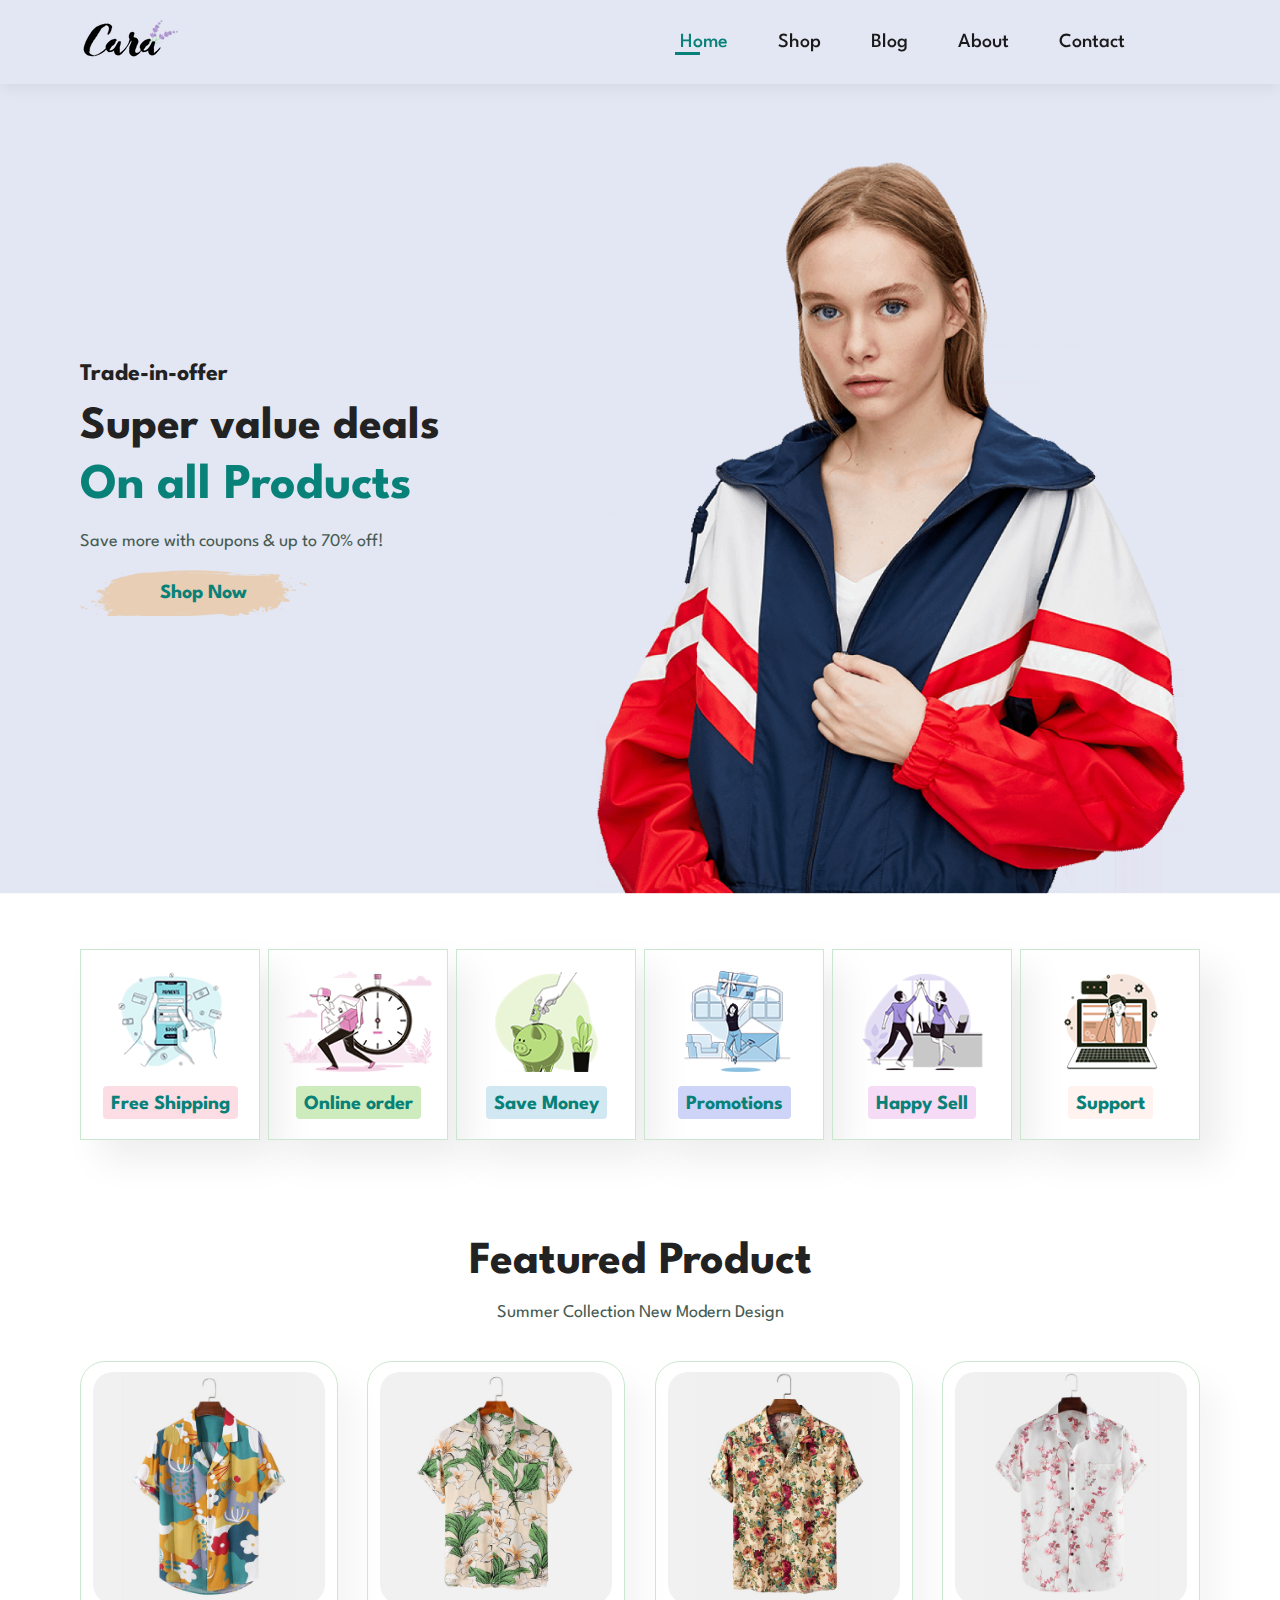
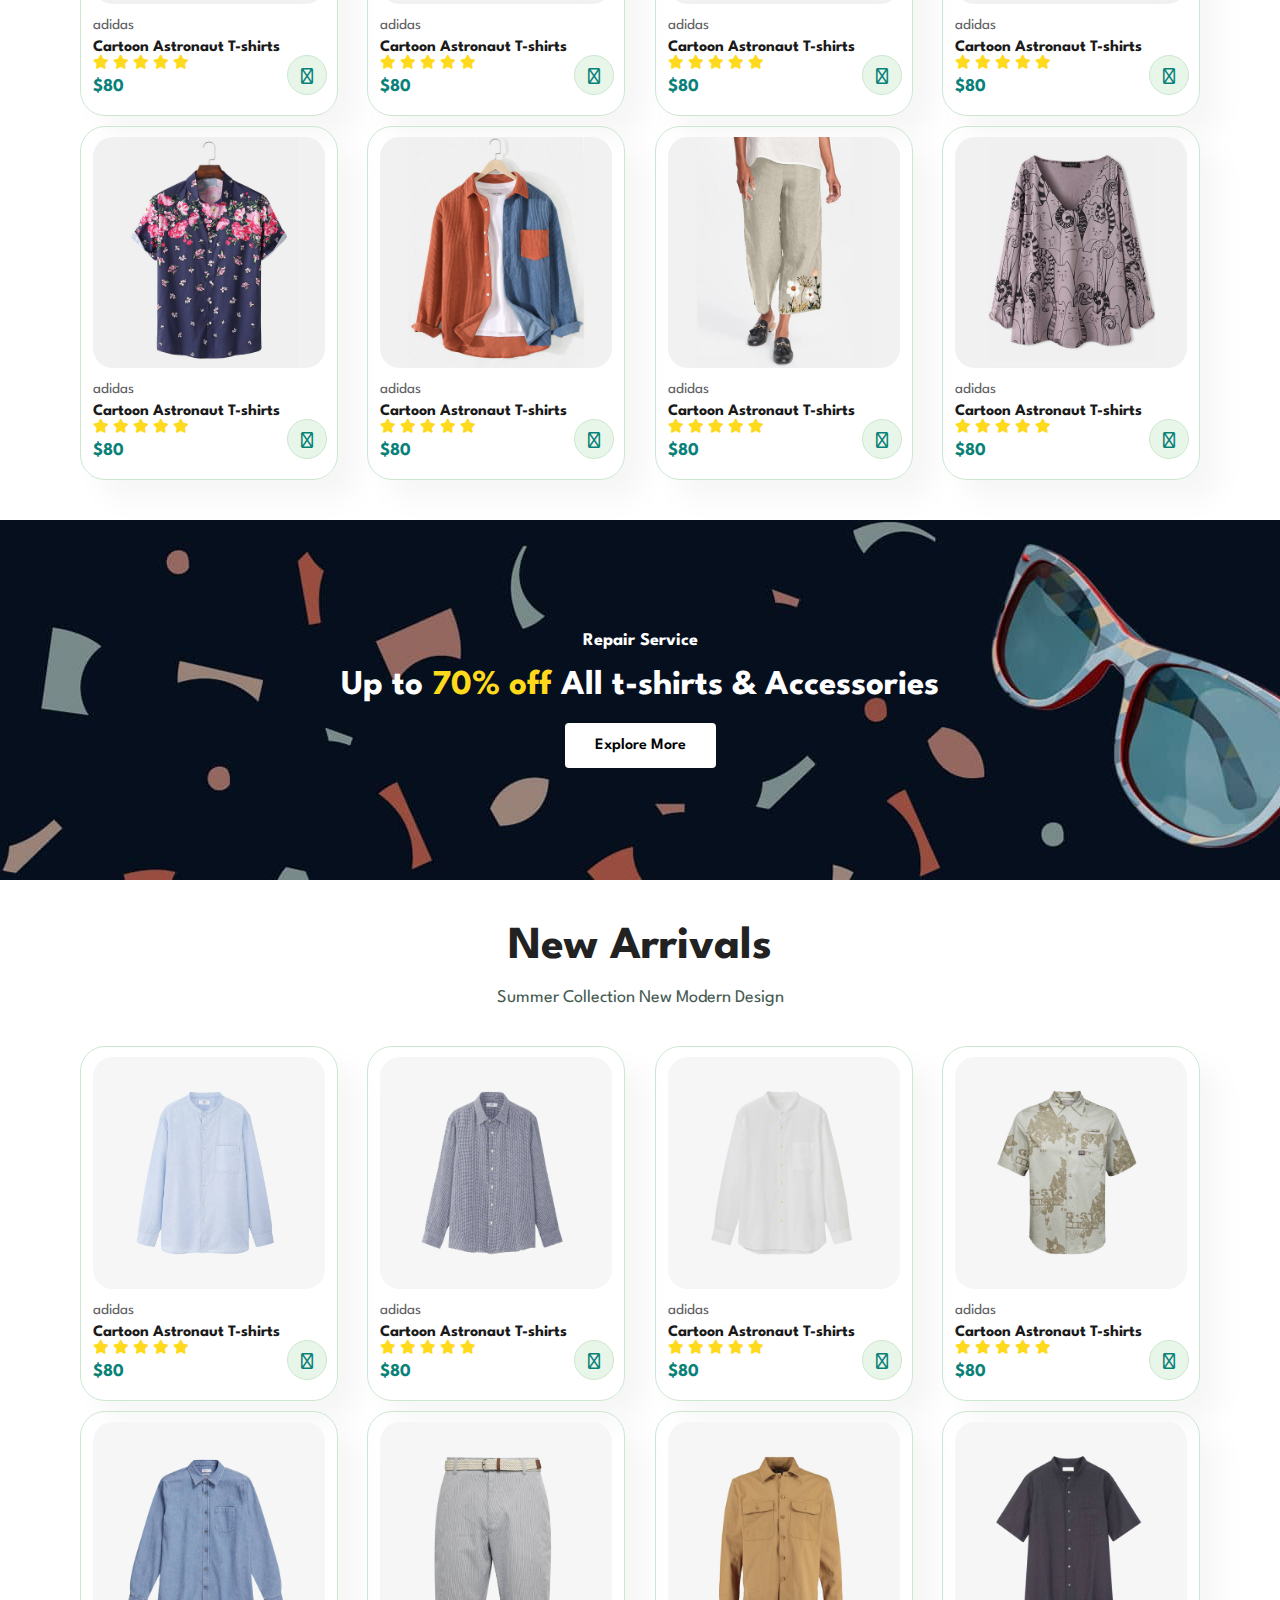
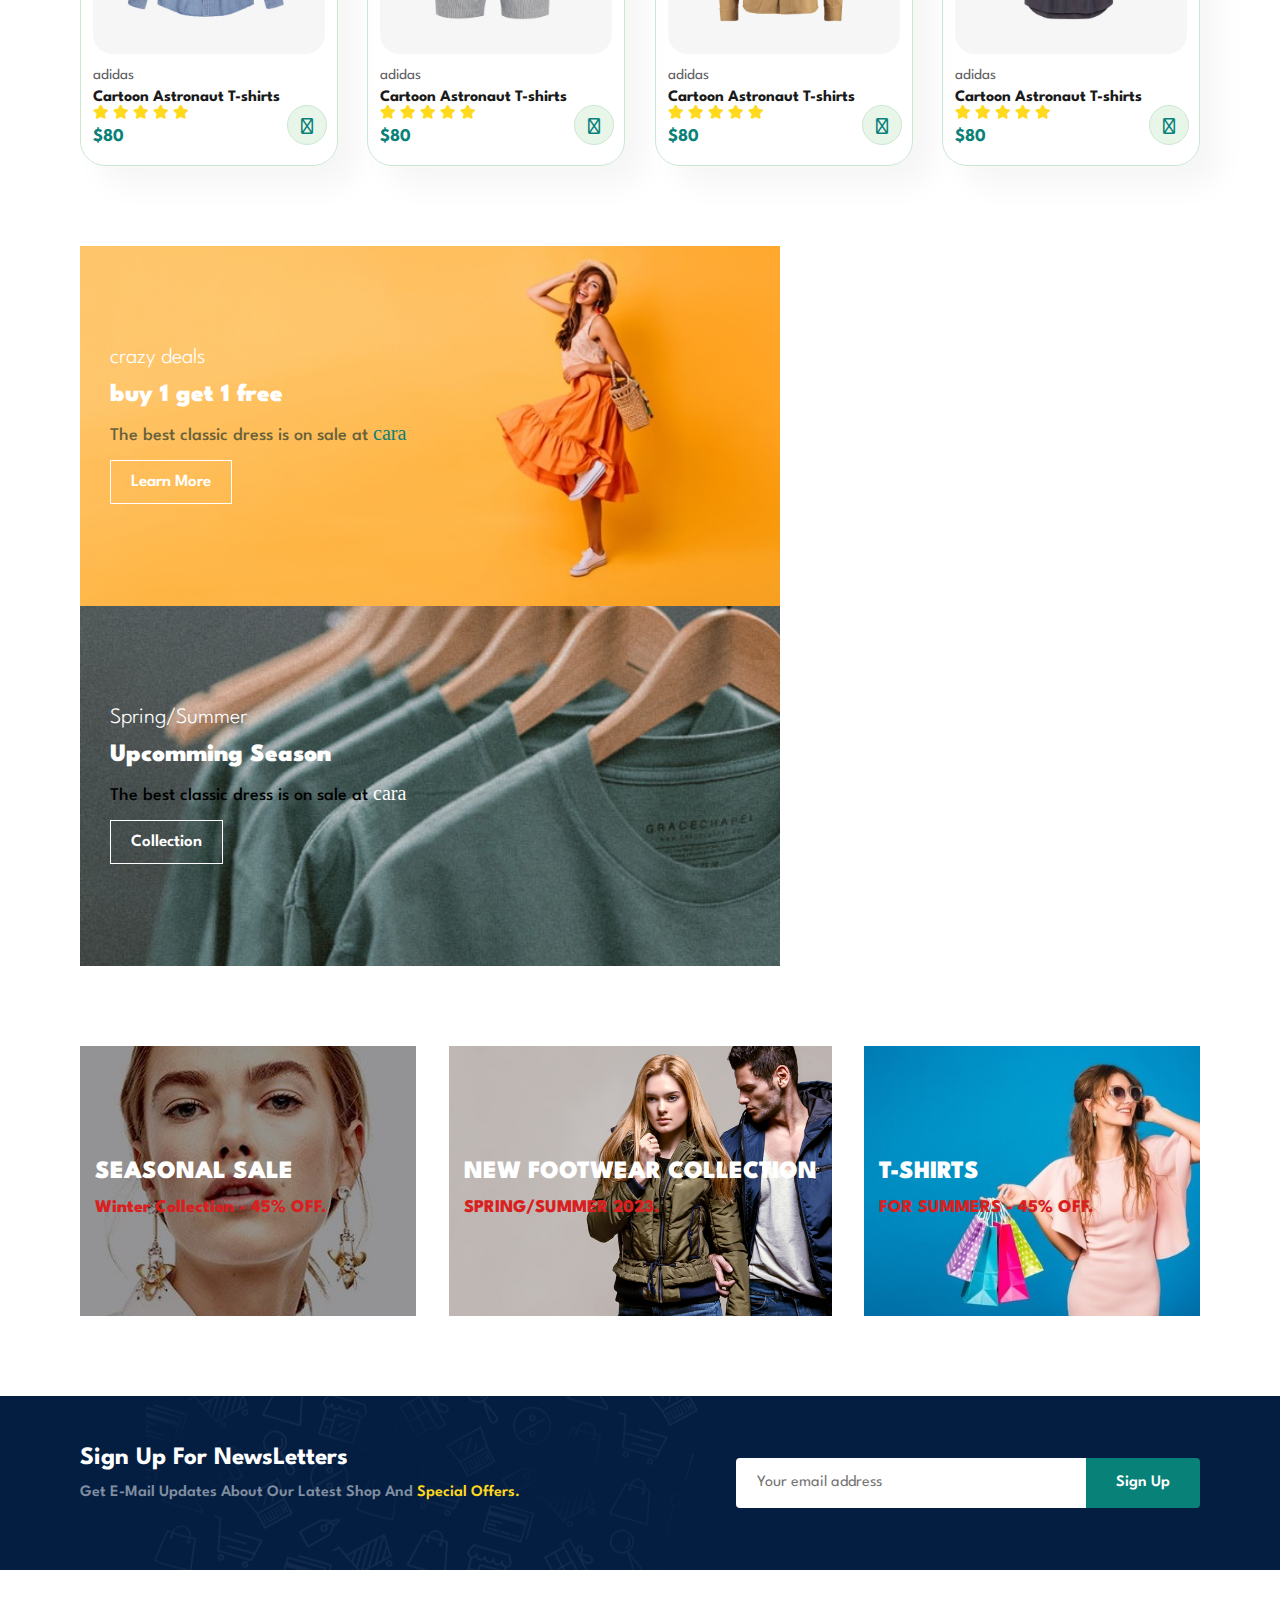
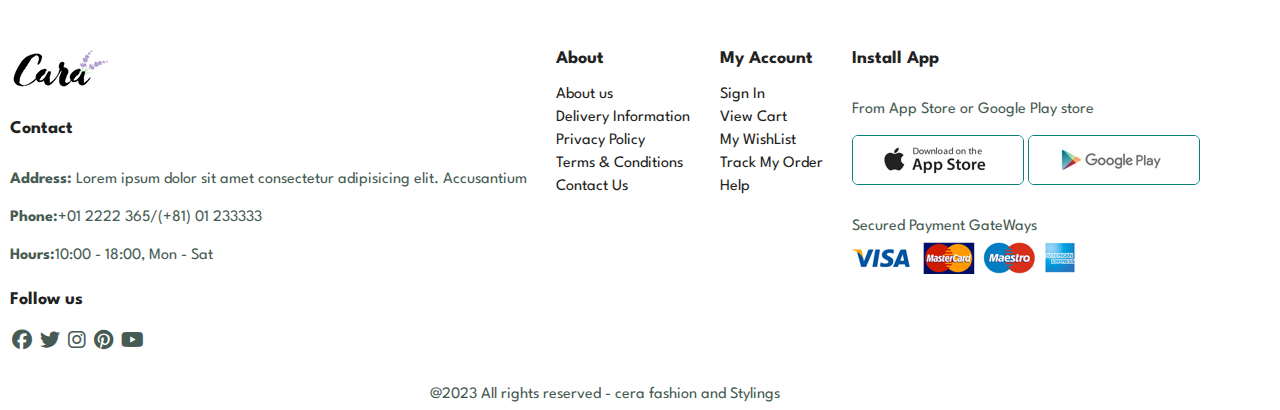
<file: index.html>
<!DOCTYPE html>
<html lang="en">
<head>
    <meta charset="UTF-8">
    <meta http-equiv="X-UA-Compatible" content="IE=edge">
    <meta name="viewport" content="width=device-width, initial-scale=1.0">
    <title>Document</title>
    <!-- CSS -->
    <link rel="stylesheet" href="style.css">
    <!-- Fontawesome -->
    <link rel="stylesheet" href="https://cdnjs.cloudflare.com/ajax/libs/font-awesome/6.4.0/css/all.min.css" />
</head>
<body>
    <!-- Header Section-->
    <section id="header">
        <a href="#"><img src="/img/logo.png"
            class="logo" alt=""></a>

            
            <ul id="navbar">
                <li><a class="active" href="index.html">Home</a></li>
                <li><a href="shop.html">Shop</a></li>
                <li><a href="blog.html">Blog</a></li>
                <li><a href="about.html">About</a></li>
                <li><a href="contact.html">Contact</a></li>
                <li><a href="cart.html"><i class="fa-thin fa-bag-shopping"></i></a></li>
                <a href="#" class="close"><i class="far fa-times"></i></a>
            </ul>
        
            <div class="tab">
                <a href="cart.html"><i class="fa-light fa-cart-shopping"></i></a>
                <i class="fas fa-outdent" id="bar"></i>
            </div>
    </section>

    <!-- Hero Section -->
    <section id="hero">
    <h4>Trade-in-offer</h4>
    <h2>Super value deals</h2>
    <h1>On all Products</h1>
    <p>Save more with coupons & up to 70% off!</p>
    <button>Shop Now</button>
</section>

    <!-- features section -->
    <section id="features">
        <div class="fe-box">
            <img src="/img/features/f1.png" alt="">
            <h6>Free Shipping</h6>
        </div>
        <div class="fe-box">
            <img src="/img/features/f2.png" alt="">
            <h6>Online order</h6>
        </div>
        <div class="fe-box">
            <img src="/img/features/f3.png" alt="">
            <h6>Save Money</h6>
        </div>
        <div class="fe-box">
            <img src="/img/features/f4.png" alt="">
            <h6>Promotions</h6>
        </div>
        <div class="fe-box">
            <img src="/img/features/f5.png" alt="">
            <h6>Happy Sell</h6>
        </div>
        <div class="fe-box">
            <img src="/img/features/f6.png" alt="">
            <h6>Support</h6>
        </div>
    </section>
    <!-- Product Section -->
    <section class="product1">
    <h2>Featured Product</h2>
    <p>Summer Collection New Modern Design</p>
    <div class="pro-container">
        <div class="prods">
            <img src="/img/products/f1.jpg" alt="">
            <div class="description">
                <span>adidas</span>
                <h5>Cartoon Astronaut T-shirts</h5>
                <div class="stars">
                    <i class="fa-solid fa-star"></i>
                    <i class="fa-solid fa-star"></i>
                    <i class="fa-solid fa-star"></i>
                    <i class="fa-solid fa-star"></i>
                    <i class="fa-solid fa-star"></i>
                </div>
                <h4>$80</h4>
            </div>
            <a href="#"><i class="fa-solid fa-cart-shopping cart"></i></a>
        </div>
        <div class="prods">
            <img src="/img/products/f2.jpg" alt="">
            <div class="description">
                <span>adidas</span>
                <h5>Cartoon Astronaut T-shirts</h5>
                <div class="stars">
                    <i class="fa-solid fa-star"></i>
                    <i class="fa-solid fa-star"></i>
                    <i class="fa-solid fa-star"></i>
                    <i class="fa-solid fa-star"></i>
                    <i class="fa-solid fa-star"></i>
                </div>
                <h4>$80</h4>
            </div>
            <a href="#"><i class="fa-solid fa-cart-shopping cart"></i></a>
        </div>
        <div class="prods">
            <img src="/img/products/f3.jpg" alt="">
            <div class="description">
                <span>adidas</span>
                <h5>Cartoon Astronaut T-shirts</h5>
                <div class="stars">
                    <i class="fa-solid fa-star"></i>
                    <i class="fa-solid fa-star"></i>
                    <i class="fa-solid fa-star"></i>
                    <i class="fa-solid fa-star"></i>
                    <i class="fa-solid fa-star"></i>
                </div>
                <h4>$80</h4>
            </div>
            <a href="#"><i class="fa-solid fa-cart-shopping cart"></i></a>
        </div>
        <div class="prods">
            <img src="/img/products/f4.jpg" alt="">
            <div class="description">
                <span>adidas</span>
                <h5>Cartoon Astronaut T-shirts</h5>
                <div class="stars">
                    <i class="fa-solid fa-star"></i>
                    <i class="fa-solid fa-star"></i>
                    <i class="fa-solid fa-star"></i>
                    <i class="fa-solid fa-star"></i>
                    <i class="fa-solid fa-star"></i>
                </div>
                <h4>$80</h4>
            </div>
            <a href="#"><i class="fa-solid fa-cart-shopping cart"></i></a>
        </div>
        <div class="prods">
            <img src="/img/products/f5.jpg" alt="">
            <div class="description">
                <span>adidas</span>
                <h5>Cartoon Astronaut T-shirts</h5>
                <div class="stars">
                    <i class="fa-solid fa-star"></i>
                    <i class="fa-solid fa-star"></i>
                    <i class="fa-solid fa-star"></i>
                    <i class="fa-solid fa-star"></i>
                    <i class="fa-solid fa-star"></i>
                </div>
                <h4>$80</h4>
            </div>
            <a href="#"><i class="fa-solid fa-cart-shopping cart"></i></a>
        </div>
        <div class="prods">
            <img src="/img/products/f6.jpg" alt="">
            <div class="description">
                <span>adidas</span>
                <h5>Cartoon Astronaut T-shirts</h5>
                <div class="stars">
                    <i class="fa-solid fa-star"></i>
                    <i class="fa-solid fa-star"></i>
                    <i class="fa-solid fa-star"></i>
                    <i class="fa-solid fa-star"></i>
                    <i class="fa-solid fa-star"></i>
                </div>
                <h4>$80</h4>
            </div>
            <a href="#"><i class="fa-solid fa-cart-shopping cart"></i></a>
        </div>
        <div class="prods">
            <img src="/img/products/f7.jpg" alt="">
            <div class="description">
                <span>adidas</span>
                <h5>Cartoon Astronaut T-shirts</h5>
                <div class="stars">
                    <i class="fa-solid fa-star"></i>
                    <i class="fa-solid fa-star"></i>
                    <i class="fa-solid fa-star"></i>
                    <i class="fa-solid fa-star"></i>
                    <i class="fa-solid fa-star"></i>
                </div>
                <h4>$80</h4>
            </div>
            <a href="#"><i class="fa-solid fa-cart-shopping cart"></i></a>
        </div>
        <div class="prods">
            <img src="/img/products/f8.jpg" alt="">
            <div class="description">
                <span>adidas</span>
                <h5>Cartoon Astronaut T-shirts</h5>
                <div class="stars">
                    <i class="fa-solid fa-star"></i>
                    <i class="fa-solid fa-star"></i>
                    <i class="fa-solid fa-star"></i>
                    <i class="fa-solid fa-star"></i>
                    <i class="fa-solid fa-star"></i>
                </div>
                <h4>$80</h4>
            </div>
            <a href="#"><i class="fa-solid fa-cart-shopping cart"></i></a>
        </div>
    </div>
</section>
<!-- Banner Section -->
<section class="banner">
    <h4>Repair Service</h4>
    <h2>Up to <span>70% off</span> All t-shirts & Accessories</h2>
    <button class="simple">Explore More</button>
</section>
<!-- Arrival section -->
<section class="product1">
    <h2>New Arrivals</h2>
    <p>Summer Collection New Modern Design</p>
    <div class="pro-container">
        <div class="prods">
            <img src="/img/products/n1.jpg" alt="">
            <div class="description">
                <span>adidas</span>
                <h5>Cartoon Astronaut T-shirts</h5>
                <div class="stars">
                    <i class="fa-solid fa-star"></i>
                    <i class="fa-solid fa-star"></i>
                    <i class="fa-solid fa-star"></i>
                    <i class="fa-solid fa-star"></i>
                    <i class="fa-solid fa-star"></i>
                </div>
                <h4>$80</h4>
            </div>
            <a href="#"><i class="fa-solid fa-cart-shopping cart"></i></a>
        </div>
        <div class="prods">
            <img src="/img/products/n2.jpg" alt="">
            <div class="description">
                <span>adidas</span>
                <h5>Cartoon Astronaut T-shirts</h5>
                <div class="stars">
                    <i class="fa-solid fa-star"></i>
                    <i class="fa-solid fa-star"></i>
                    <i class="fa-solid fa-star"></i>
                    <i class="fa-solid fa-star"></i>
                    <i class="fa-solid fa-star"></i>
                </div>
                <h4>$80</h4>
            </div>
            <a href="#"><i class="fa-solid fa-cart-shopping cart"></i></a>
        </div>
        <div class="prods">
            <img src="/img/products/n3.jpg" alt="">
            <div class="description">
                <span>adidas</span>
                <h5>Cartoon Astronaut T-shirts</h5>
                <div class="stars">
                    <i class="fa-solid fa-star"></i>
                    <i class="fa-solid fa-star"></i>
                    <i class="fa-solid fa-star"></i>
                    <i class="fa-solid fa-star"></i>
                    <i class="fa-solid fa-star"></i>
                </div>
                <h4>$80</h4>
            </div>
            <a href="#"><i class="fa-solid fa-cart-shopping cart"></i></a>
        </div>
        <div class="prods">
            <img src="/img/products/n4.jpg" alt="">
            <div class="description">
                <span>adidas</span>
                <h5>Cartoon Astronaut T-shirts</h5>
                <div class="stars">
                    <i class="fa-solid fa-star"></i>
                    <i class="fa-solid fa-star"></i>
                    <i class="fa-solid fa-star"></i>
                    <i class="fa-solid fa-star"></i>
                    <i class="fa-solid fa-star"></i>
                </div>
                <h4>$80</h4>
            </div>
            <a href="#"><i class="fa-solid fa-cart-shopping cart"></i></a>
        </div>
        <div class="prods">
            <img src="/img/products/n5.jpg" alt="">
            <div class="description">
                <span>adidas</span>
                <h5>Cartoon Astronaut T-shirts</h5>
                <div class="stars">
                    <i class="fa-solid fa-star"></i>
                    <i class="fa-solid fa-star"></i>
                    <i class="fa-solid fa-star"></i>
                    <i class="fa-solid fa-star"></i>
                    <i class="fa-solid fa-star"></i>
                </div>
                <h4>$80</h4>
            </div>
            <a href="#"><i class="fa-solid fa-cart-shopping cart"></i></a>
        </div>
        <div class="prods">
            <img src="/img/products/n6.jpg" alt="">
            <div class="description">
                <span>adidas</span>
                <h5>Cartoon Astronaut T-shirts</h5>
                <div class="stars">
                    <i class="fa-solid fa-star"></i>
                    <i class="fa-solid fa-star"></i>
                    <i class="fa-solid fa-star"></i>
                    <i class="fa-solid fa-star"></i>
                    <i class="fa-solid fa-star"></i>
                </div>
                <h4>$80</h4>
            </div>
            <a href="#"><i class="fa-solid fa-cart-shopping cart"></i></a>
        </div>
        <div class="prods">
            <img src="/img/products/n7.jpg" alt="">
            <div class="description">
                <span>adidas</span>
                <h5>Cartoon Astronaut T-shirts</h5>
                <div class="stars">
                    <i class="fa-solid fa-star"></i>
                    <i class="fa-solid fa-star"></i>
                    <i class="fa-solid fa-star"></i>
                    <i class="fa-solid fa-star"></i>
                    <i class="fa-solid fa-star"></i>
                </div>
                <h4>$80</h4>
            </div>
            <a href="#"><i class="fa-solid fa-cart-shopping cart"></i></a>
        </div>
        <div class="prods">
            <img src="/img/products/n8.jpg" alt="">
            <div class="description">
                <span>adidas</span>
                <h5>Cartoon Astronaut T-shirts</h5>
                <div class="stars">
                    <i class="fa-solid fa-star"></i>
                    <i class="fa-solid fa-star"></i>
                    <i class="fa-solid fa-star"></i>
                    <i class="fa-solid fa-star"></i>
                    <i class="fa-solid fa-star"></i>
                </div>
                <h4>$80</h4>
            </div>
            <a href="#"><i class="fa-solid fa-cart-shopping cart"></i></a>
        </div>
    </div>
</section>
<!-- Offer banners -->
<section class="sm-banners">
    <div class="banner-box">
        <h4>crazy deals</h4>
        <h2>buy 1 get 1 free</h2>
        <span>The best classic dress is on sale at <span>cara</span></span>
        <button>Learn More</button>
    </div>
    <div class="banner-box banner-box2">
        <h4>Spring/Summer</h4>
        <h2>Upcomming Season</h2>
        <span>The best classic dress is on sale at <span>cara</span></span>
        <button>Collection</button>
    </div>
</section>
<!-- Another Banner -->
<section class="banner3">
    <div class="banner-box"> 
        <h2>SEASONAL SALE</h2>
        <h3>Winter Collection - 45% OFF.</h3>
    </div>
    <div class="banner-box banner-box2"> 
        <h2>NEW FOOTWEAR COLLECTION</h2>
        <h3>SPRING/SUMMER 2023.</h3>
    </div>
    <div class="banner-box banner-box3"> 
        <h2>T-SHIRTS</h2>
        <h3>FOR SUMMERS - 45% OFF.</h3>
    </div>
</section>
<!-- News Letter -->
<section class="newsletter">
    <div class="text">
        <h4>Sign Up For NewsLetters</h4>
        <p>Get E-mail updates about our latest shop and <span>special offers.</span></p>
    </div>
    <div class="signup">
        <input type="text" name="" id="" placeholder="Your email address">
        <button class="simple">Sign Up</button>
    </div>
</section>
<!-- Footer -->
<footer>
    <div class="col">
        <img src="img/logo.png" alt="" class="logo">
        <h4>Contact</h4>
        <p><strong>Address:</strong> Lorem ipsum dolor sit amet consectetur adipisicing elit. Accusantium</p>
        <p><strong>Phone:</strong>+01 2222 365/(+81) 01 233333</p>
        <p><strong>Hours:</strong>10:00 - 18:00, Mon - Sat</p>
        <div class="follow">
            <h4>Follow us</h4>
            <div class="icon">
                <i class="fab fa-facebook"></i>
                <i class="fab fa-twitter"></i>
                <i class="fab fa-instagram"></i>
                <i class="fab fa-pinterest"></i>
                <i class="fab fa-youtube"></i>
            </div>
        </div>
    </div>
    <div class="col">
        <h4>About</h4>
        <a href="#">About us</a>
        <a href="#">Delivery Information</a>
        <a href="#">Privacy Policy</a>
        <a href="#">Terms & Conditions</a>
        <a href="#">Contact Us</a>
    </div>

    <div class="col">
        <h4>My Account</h4>
        <a href="#">Sign In</a>
        <a href="#">View Cart</a>
        <a href="#">My WishList</a>
        <a href="#">Track My Order</a>
        <a href="#">Help</a>
    </div>
    <div class="col install">
        <h4>Install App</h4>
        <p>From App Store or Google Play store</p>
        <div class="row">
            <img src="img/pay/app.jpg" alt="">
            <img src="img/pay/play.jpg" alt="">
        </div>
        <p>Secured Payment GateWays</p>
        <img src="img/pay/pay.png" alt="">
    </div>
    
    <div class="copyright">
        <p>@2023 All rights reserved - <span>cera</span> fashion and Stylings</p>
    </div>
</footer>

    <!-- Script -->
    <script src="script.js"></script>
</body>
</html>
</file>
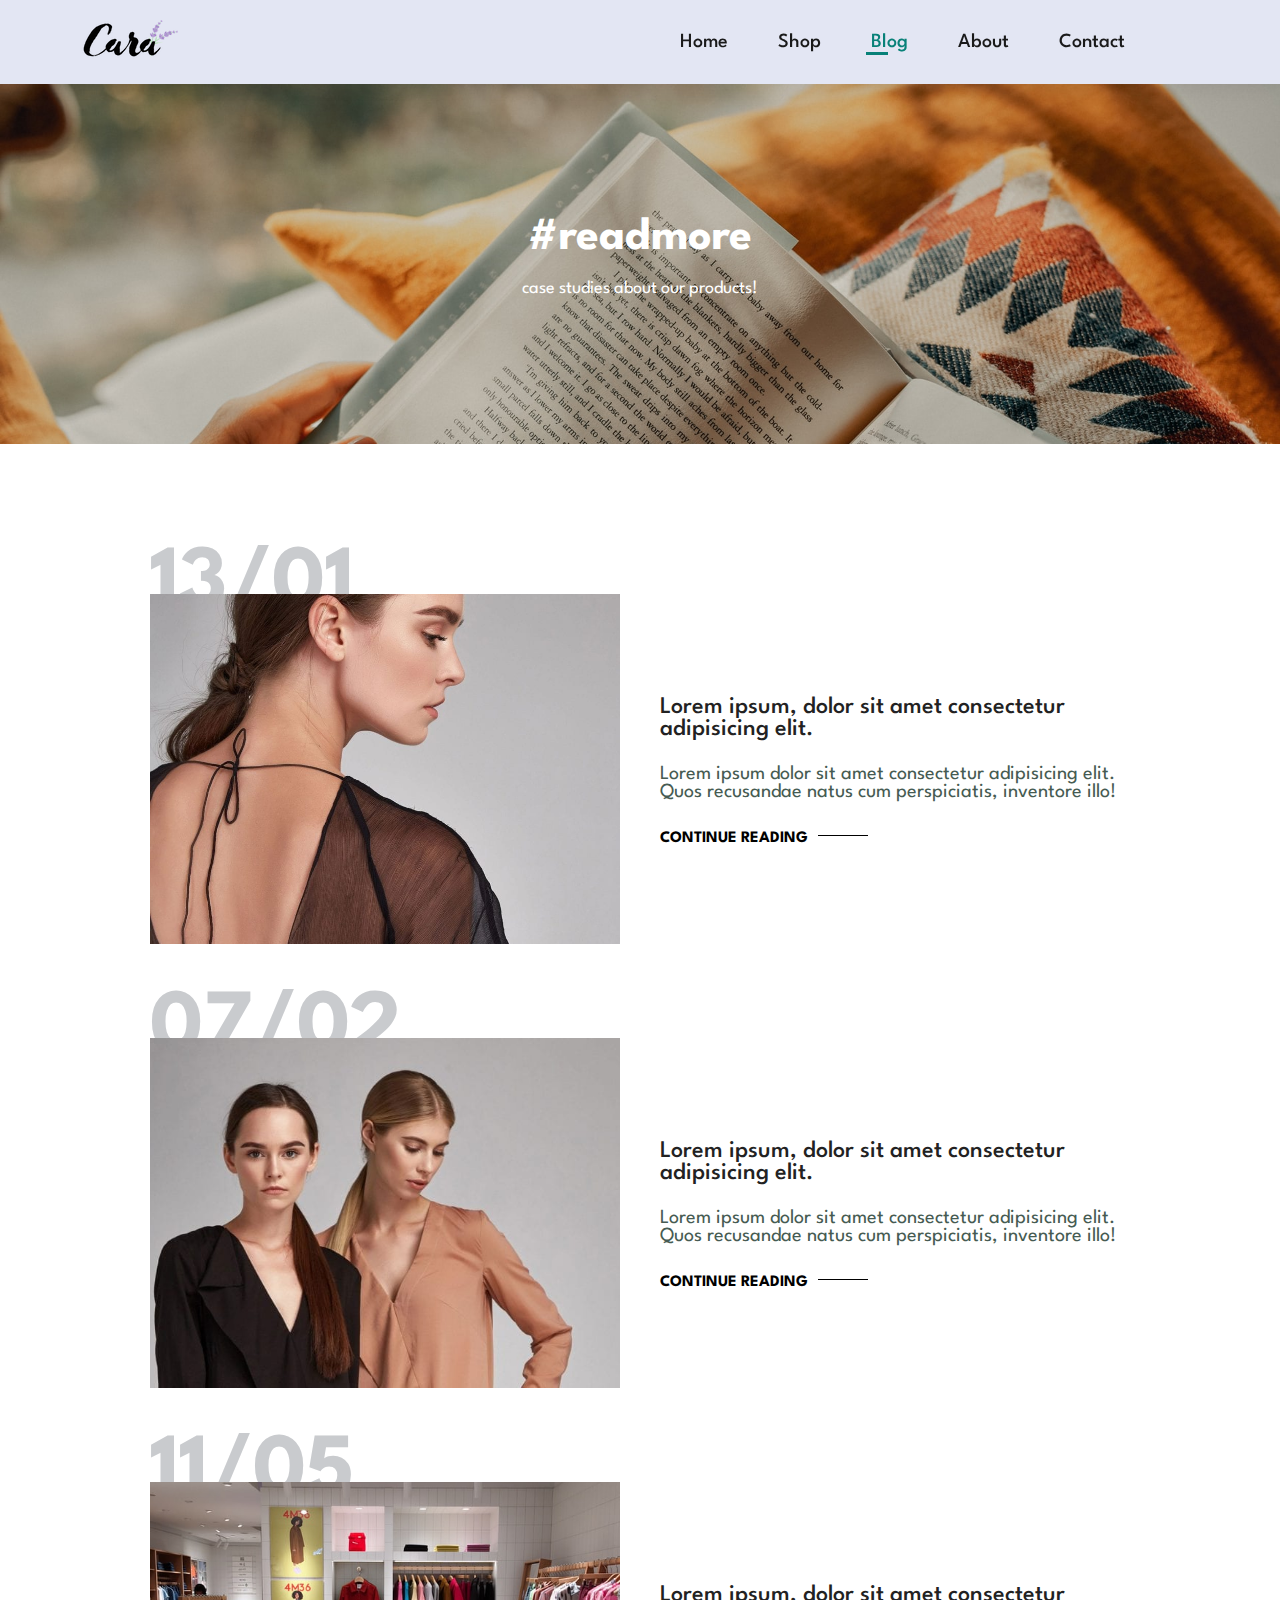
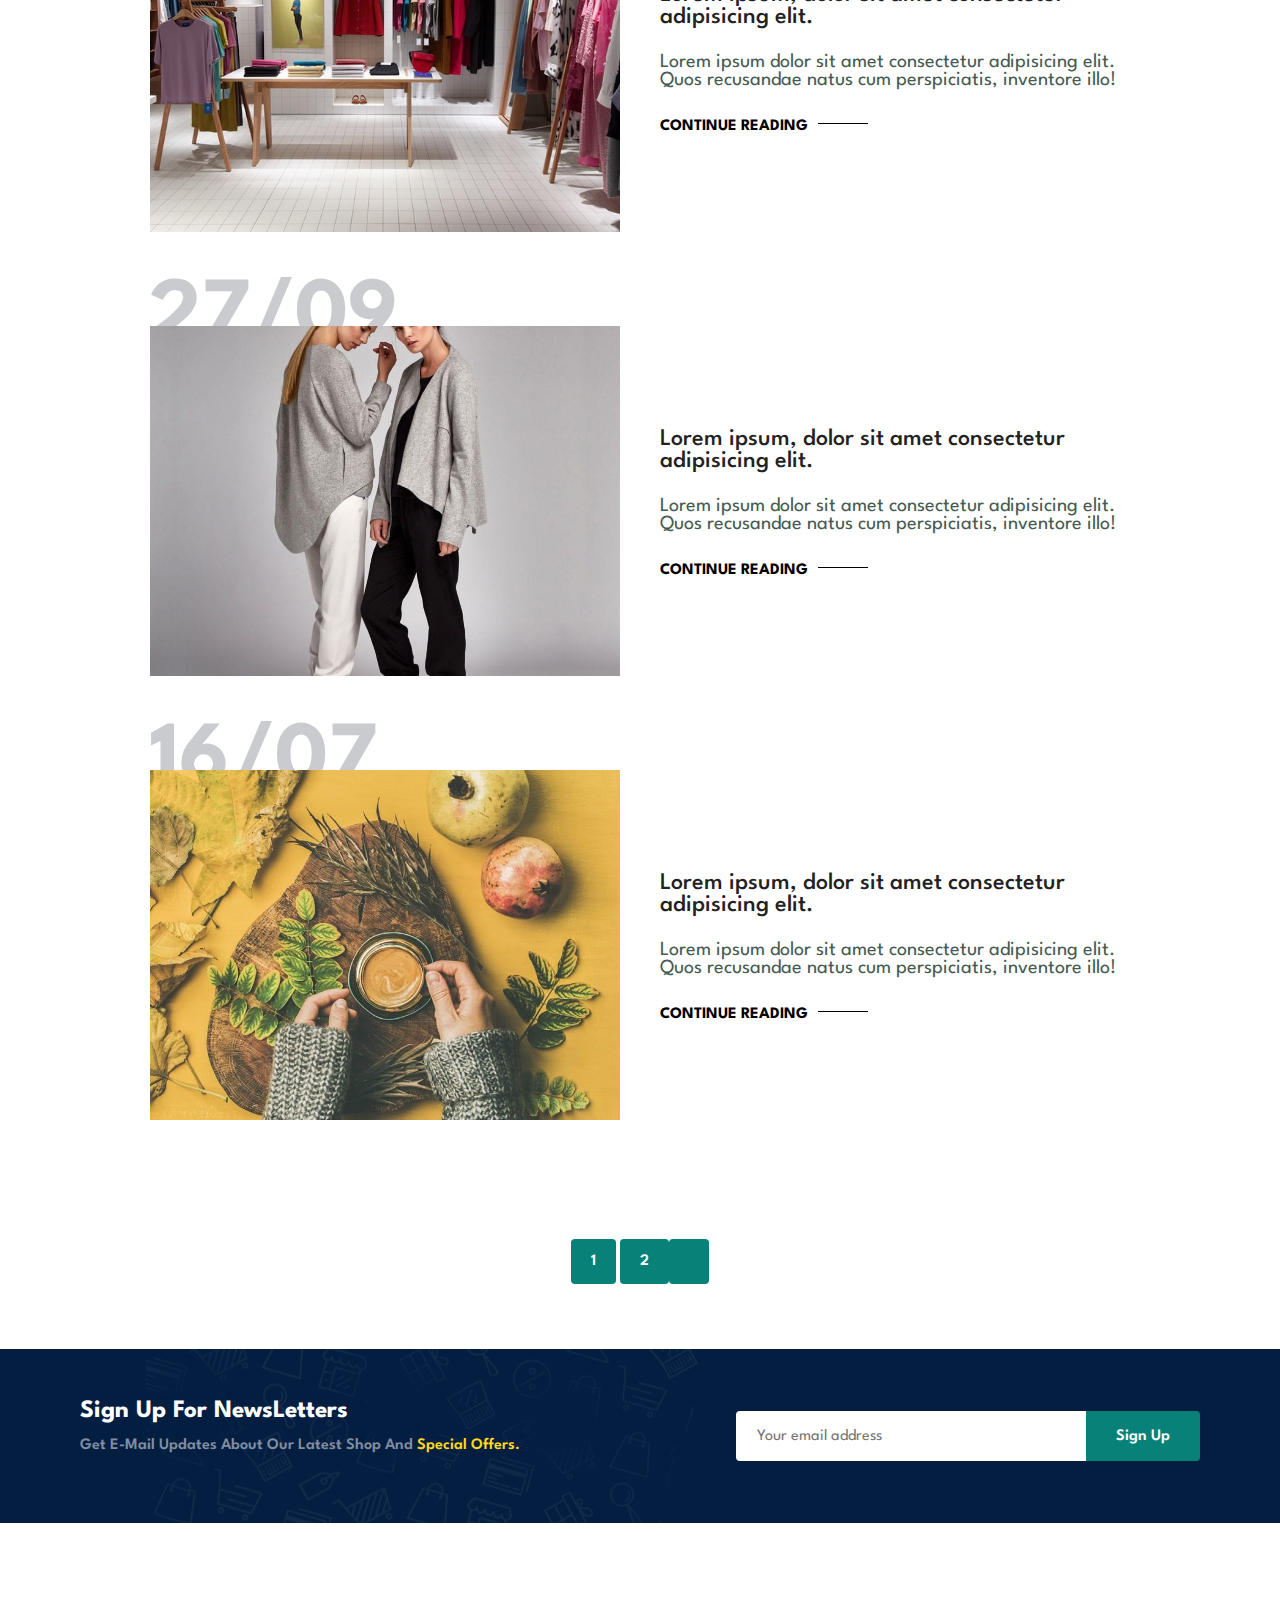
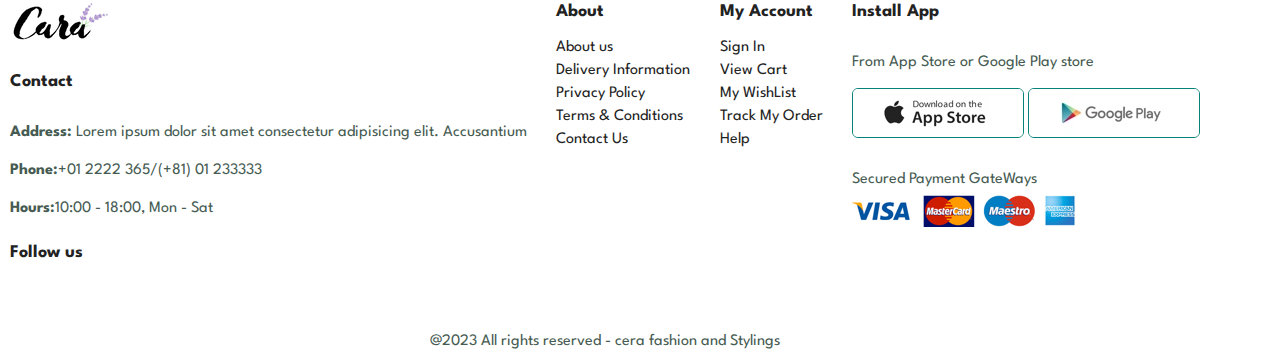
<file: blog.html>
<!DOCTYPE html>
<html lang="en">
<head>
    <meta charset="UTF-8">
    <meta http-equiv="X-UA-Compatible" content="IE=edge">
    <meta name="viewport" content="width=device-width, initial-scale=1.0">
    <title>Document</title>
    <!-- CSS -->
    <link rel="stylesheet" href="style.css">
    <!-- Fontawesome -->
    <link rel="stylesheet" href="https://cdnjs.cloudflare.com/ajax/libs/font-awesome/6.4.0/css/all.min.css" integrity="sha512-iecdLmaskl7CVkqkXNQ/ZH/XLlvWZOJyj7Yy7tcenmpD1ypASozpmT/E0iPtmFIB46ZmdtAc9eNBvH0H/ZpiBw==" crossorigin="anonymous" referrerpolicy="no-referrer" />
</head>
<body>
    <!-- Header Section-->
    <section id="header">
        <a href="#"><img src="/img/logo.png"
            class="logo" alt=""></a>

            
            <ul id="navbar">
                <li><a href="index.html">Home</a></li>
                <li><a href="shop.html">Shop</a></li>
                <li><a class="active" href="blog.html">Blog</a></li>
                <li><a href="about.html">About</a></li>
                <li><a href="contact.html">Contact</a></li>
                <li><a href="cart.html"><i class="fa-thin fa-bag-shopping"></i></a></li>
                <a href="#" class="close"><i class="far fa-times"></i></a>
            </ul>
        
            <div class="tab">
                <a href="cart.html"><i class="fa-light fa-cart-shopping"></i></a>
                <i class="fas fa-outdent" id="bar"></i>
            </div>
    </section>
    <!-- Hero Section -->
    <section id="page-header"class="blog-header">
    <h2>#readmore</h2> 
    <p>case studies about our products!</p>  
</section>

<!-- Blog section -->
<section id="blog">
    <div class="blog-box">
        <div class="blog-img">
            <img src="img/blog/b1.jpg" alt="">
        </div>
      <div class="blog-details">
        <h4>Lorem ipsum, dolor sit amet consectetur adipisicing elit.</h4>
        <p>Lorem ipsum dolor sit amet consectetur adipisicing elit. Quos recusandae natus cum perspiciatis, inventore illo!</p>
        <a href="#">CONTINUE READING</a>
      </div>  
      <h1>13/01</h1>
    </div>
    <div class="blog-box">
        <div class="blog-img">
            <img src="img/blog/b2.jpg" alt="">
        </div>
      <div class="blog-details">
        <h4>Lorem ipsum, dolor sit amet consectetur adipisicing elit.</h4>
        <p>Lorem ipsum dolor sit amet consectetur adipisicing elit. Quos recusandae natus cum perspiciatis, inventore illo!</p>
        <a href="#">CONTINUE READING</a>
      </div>  
      <h1>07/02</h1>
    </div>
    <div class="blog-box">
        <div class="blog-img">
            <img src="img/blog/b3.jpg" alt="">
        </div>
      <div class="blog-details">
        <h4>Lorem ipsum, dolor sit amet consectetur adipisicing elit.</h4>
        <p>Lorem ipsum dolor sit amet consectetur adipisicing elit. Quos recusandae natus cum perspiciatis, inventore illo!</p>
        <a href="#">CONTINUE READING</a>
      </div>  
      <h1>11/05</h1>
    </div>
    <div class="blog-box">
        <div class="blog-img">
            <img src="img/blog/b4.jpg" alt="">
        </div>
      <div class="blog-details">
        <h4>Lorem ipsum, dolor sit amet consectetur adipisicing elit.</h4>
        <p>Lorem ipsum dolor sit amet consectetur adipisicing elit. Quos recusandae natus cum perspiciatis, inventore illo!</p>
        <a href="#">CONTINUE READING</a>
      </div>  
      <h1>27/09</h1>
    </div>
    <div class="blog-box">
        <div class="blog-img">
            <img src="img/blog/b6.jpg" alt="">
        </div>
      <div class="blog-details">
        <h4>Lorem ipsum, dolor sit amet consectetur adipisicing elit.</h4>
        <p>Lorem ipsum dolor sit amet consectetur adipisicing elit. Quos recusandae natus cum perspiciatis, inventore illo!</p>
        <a href="#">CONTINUE READING</a>
      </div>  
      <h1>16/07</h1>
    </div>
</section>
<!-- Pagination -->
<section id="pagination">
    <a href="#">1</a>
    <a href="#">2</a>
    <a href="#"><i class="fal fa-long-arrow-alt-right"></i></a>
</section>
<!-- News Letter -->
<section class="newsletter">
    <div class="text">
        <h4>Sign Up For NewsLetters</h4>
        <p>Get E-mail updates about our latest shop and <span>special offers.</span></p>
    </div>
    <div class="signup">
        <input type="text" name="" id="" placeholder="Your email address">
        <button class="simple">Sign Up</button>
    </div>
</section>
<!-- Footer -->
<footer>
    <div class="col">
        <img src="img/logo.png" alt="" class="logo">
        <h4>Contact</h4>
        <p><strong>Address:</strong> Lorem ipsum dolor sit amet consectetur adipisicing elit. Accusantium</p>
        <p><strong>Phone:</strong>+01 2222 365/(+81) 01 233333</p>
        <p><strong>Hours:</strong>10:00 - 18:00, Mon - Sat</p>
        <div class="follow">
            <h4>Follow us</h4>
            <div class="icon">
                <i class="fab fa-facebook"></i>
                <i class="fab fa-twitter"></i>
                <i class="fab fa-instagram"></i>
                <i class="fab fa-pinterest"></i>
                <i class="fab fa-youtube"></i>
            </div>
        </div>
    </div>
    <div class="col">
        <h4>About</h4>
        <a href="#">About us</a>
        <a href="#">Delivery Information</a>
        <a href="#">Privacy Policy</a>
        <a href="#">Terms & Conditions</a>
        <a href="#">Contact Us</a>
    </div>

    <div class="col">
        <h4>My Account</h4>
        <a href="#">Sign In</a>
        <a href="#">View Cart</a>
        <a href="#">My WishList</a>
        <a href="#">Track My Order</a>
        <a href="#">Help</a>
    </div>
    <div class="col install">
        <h4>Install App</h4>
        <p>From App Store or Google Play store</p>
        <div class="row">
            <img src="img/pay/app.jpg" alt="">
            <img src="img/pay/play.jpg" alt="">
        </div>
        <p>Secured Payment GateWays</p>
        <img src="img/pay/pay.png" alt="">
    </div>
    
    <div class="copyright">
        <p>@2023 All rights reserved - <span>cera</span> fashion and Stylings</p>
    </div>
</footer>

    <!-- Script -->
    <script src="script.js"></script>
</body>
</html>
</file>
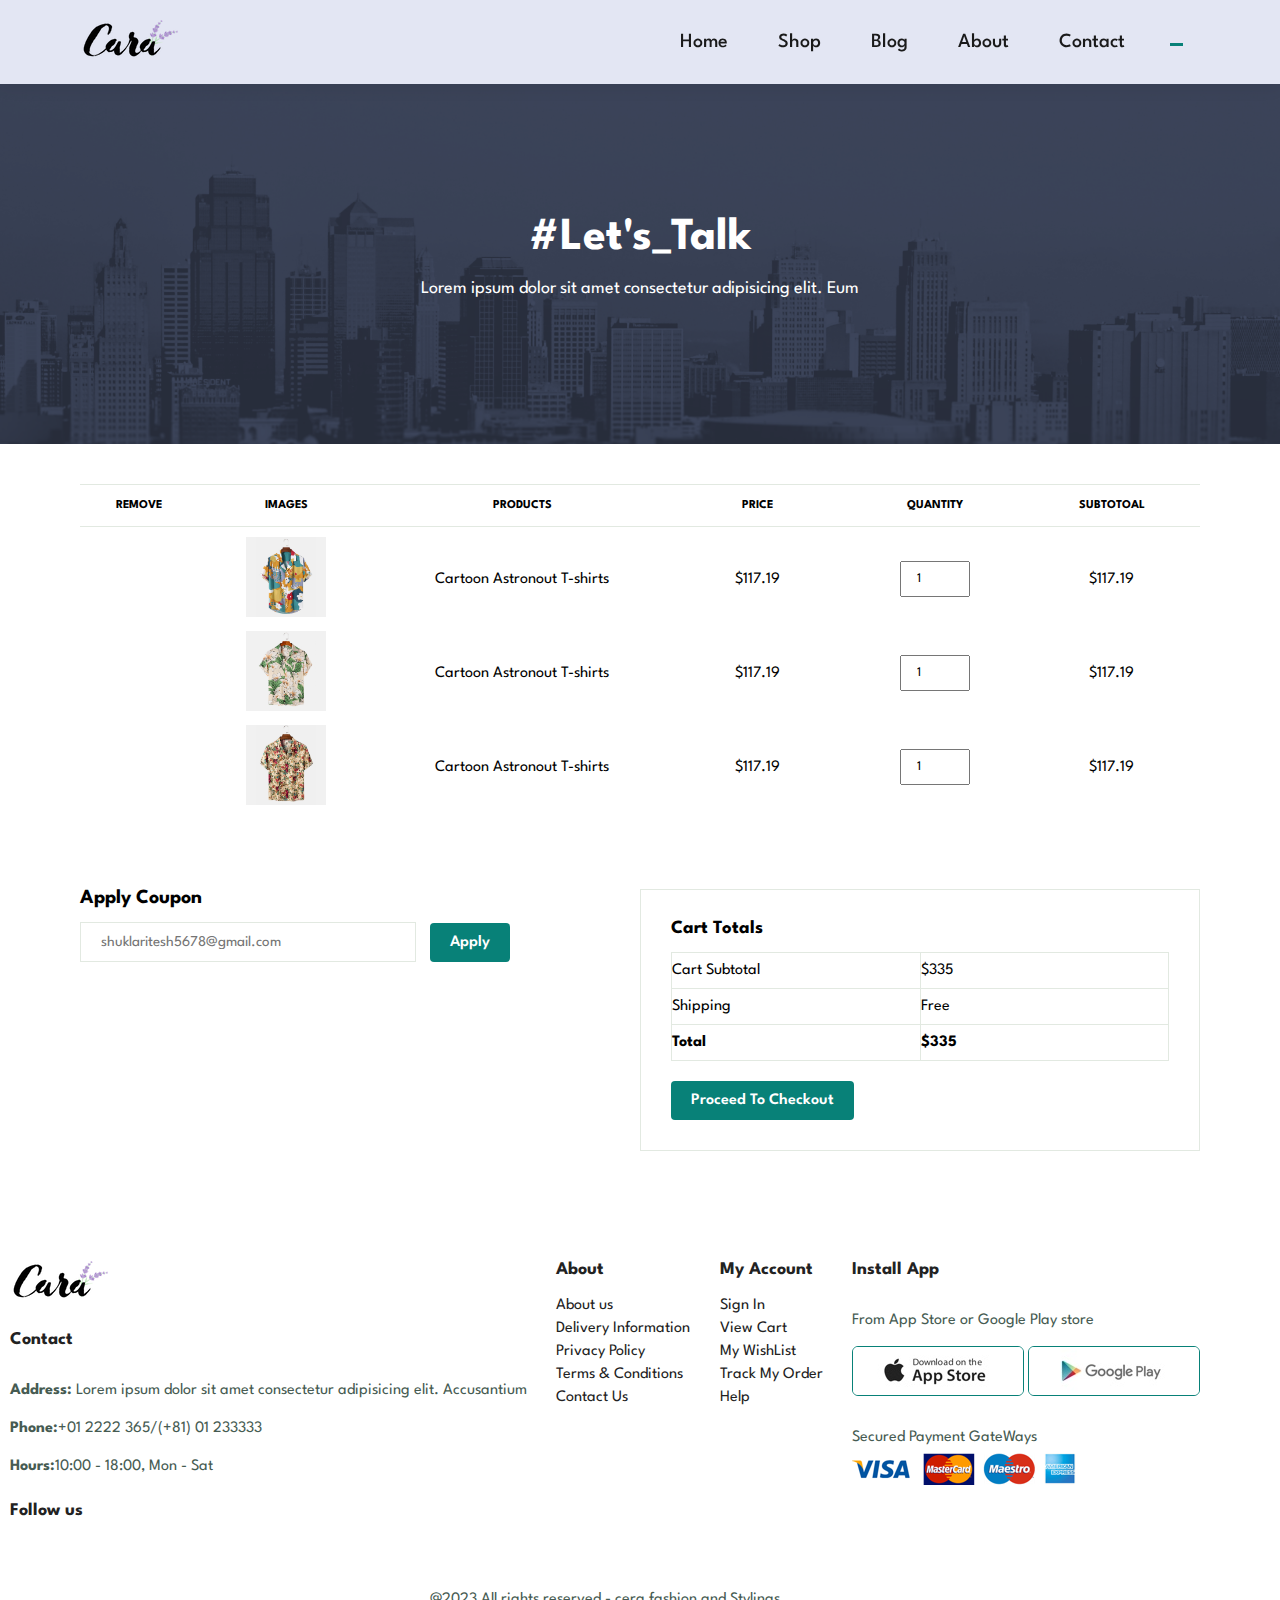
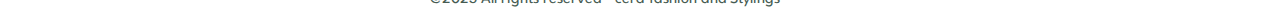
<file: cart.html>
<!DOCTYPE html>
<html lang="en">

<head>
    <meta charset="UTF-8">
    <meta http-equiv="X-UA-Compatible" content="IE=edge">
    <meta name="viewport" content="width=device-width, initial-scale=1.0">
    <title>Document</title>
    <!-- CSS -->
    <link rel="stylesheet" href="style.css">
    <!-- Fontawesome -->
    <link rel="stylesheet" href="https://cdnjs.cloudflare.com/ajax/libs/font-awesome/6.4.0/css/all.min.css"
        integrity="sha512-iecdLmaskl7CVkqkXNQ/ZH/XLlvWZOJyj7Yy7tcenmpD1ypASozpmT/E0iPtmFIB46ZmdtAc9eNBvH0H/ZpiBw=="
        crossorigin="anonymous" referrerpolicy="no-referrer" />
</head>

<body>
    <!-- Header Section-->
    <section id="header">
        <a href="#"><img src="/img/logo.png" class="logo" alt=""></a>


        <ul id="navbar">
            <li><a href="index.html">Home</a></li>
            <li><a href="shop.html">Shop</a></li>
            <li><a href="blog.html">Blog</a></li>
            <li><a href="about.html">About</a></li>
            <li><a href="contact.html">Contact</a></li>
            <li><a class="active" href="cart.html"><i class="fa-thin fa-bag-shopping"></i></a></li>
            <a href="#" class="close"><i class="far fa-times"></i></a>
        </ul>

        <div class="tab">
            <a href="cart.html"><i class="fa-light fa-cart-shopping"></i></a>
            <i class="fas fa-outdent" id="bar"></i>
        </div>
    </section>

    <!-- Hero Section -->
    <section id="page-header" class="about-header">
        <h2>#Let's_Talk</h2>
        <p>Lorem ipsum dolor sit amet consectetur adipisicing elit. Eum</p>
    </section>
   <!-- cart -->
   <section class="main-cart">
    <table width=" 100%">
        <thead>
            <tr>
                <td>Remove</td>
                <td>Images</td>
                <td>Products</td>
                <td>price</td>
                <td>quantity</td>
                <td>subtotoal</td>
            </tr>
        </thead>
        <tbody>
            <tr>
                <td><a href=""><i class="far fa-times-circle"></i></a></td>
                <td><img src="img/products/f1.jpg" alt=""></td>
                <td>Cartoon Astronout T-shirts</td>
                <td>$117.19</td>
                <td><input type="number" name="" id="" value="1"></td>
                <td>$117.19</td>
            </tr>
            <tr>
                <td><a href=""><i class="far fa-times-circle"></i></a></td>
                <td><img src="img/products/f2.jpg" alt=""></td>
                <td>Cartoon Astronout T-shirts</td>
                <td>$117.19</td>
                <td><input type="number" name="" id="" value="1"></td>
                <td>$117.19</td>
            </tr>
            <tr>
                <td><a href=""><i class="far fa-times-circle"></i></a></td>
                <td><img src="img/products/f3.jpg" alt=""></td>
                <td>Cartoon Astronout T-shirts</td>
                <td>$117.19</td>
                <td><input type="number" name="" id="" value="1"></td>
                <td>$117.19</td>
            </tr>
        </tbody>
    </table>

   </section>
   <!-- coupan and total section -->
   <section class="cart-add">
    <div class="coupan">
        <h3>Apply Coupon</h3>
        <div><input type="text" placeholder="shuklaritesh5678@gmail.com">
            <button class="simple">Apply</button>
        </div>
    </div>
    <div class="subtotal">
        <h3>Cart Totals</h3>
        <table>
            <tr>
                <td>Cart Subtotal</td>
                <td>$335</td>
            </tr>
            <tr>
                <td>Shipping</td>
                <td>Free</td>
            </tr>
            <tr>
                <td><strong>Total</strong></td>
                <td><strong>$335</strong></td>
            </tr>
        </table>
        <button class="simple">Proceed To Checkout</button>
    </div>
   </section>
    <!-- Footer -->
    <footer>
        <div class="col">
            <img src="img/logo.png" alt="" class="logo">
            <h4>Contact</h4>
            <p><strong>Address:</strong> Lorem ipsum dolor sit amet consectetur adipisicing elit. Accusantium</p>
            <p><strong>Phone:</strong>+01 2222 365/(+81) 01 233333</p>
            <p><strong>Hours:</strong>10:00 - 18:00, Mon - Sat</p>
            <div class="follow">
                <h4>Follow us</h4>
                <div class="icon">
                    <i class="fab fa-facebook"></i>
                    <i class="fab fa-twitter"></i>
                    <i class="fab fa-instagram"></i>
                    <i class="fab fa-pinterest"></i>
                    <i class="fab fa-youtube"></i>
                </div>
            </div>
        </div>
        <div class="col">
            <h4>About</h4>
            <a href="#">About us</a>
            <a href="#">Delivery Information</a>
            <a href="#">Privacy Policy</a>
            <a href="#">Terms & Conditions</a>
            <a href="#">Contact Us</a>
        </div>

        <div class="col">
            <h4>My Account</h4>
            <a href="#">Sign In</a>
            <a href="#">View Cart</a>
            <a href="#">My WishList</a>
            <a href="#">Track My Order</a>
            <a href="#">Help</a>
        </div>
        <div class="col install">
            <h4>Install App</h4>
            <p>From App Store or Google Play store</p>
            <div class="row">
                <img src="img/pay/app.jpg" alt="">
                <img src="img/pay/play.jpg" alt="">
            </div>
            <p>Secured Payment GateWays</p>
            <img src="img/pay/pay.png" alt="">
        </div>

        <div class="copyright">
            <p>@2023 All rights reserved - <span>cera</span> fashion and Stylings</p>
        </div>
    </footer>

    <!-- Script -->
    <script src="script.js"></script>
</body>

</html>
</file>
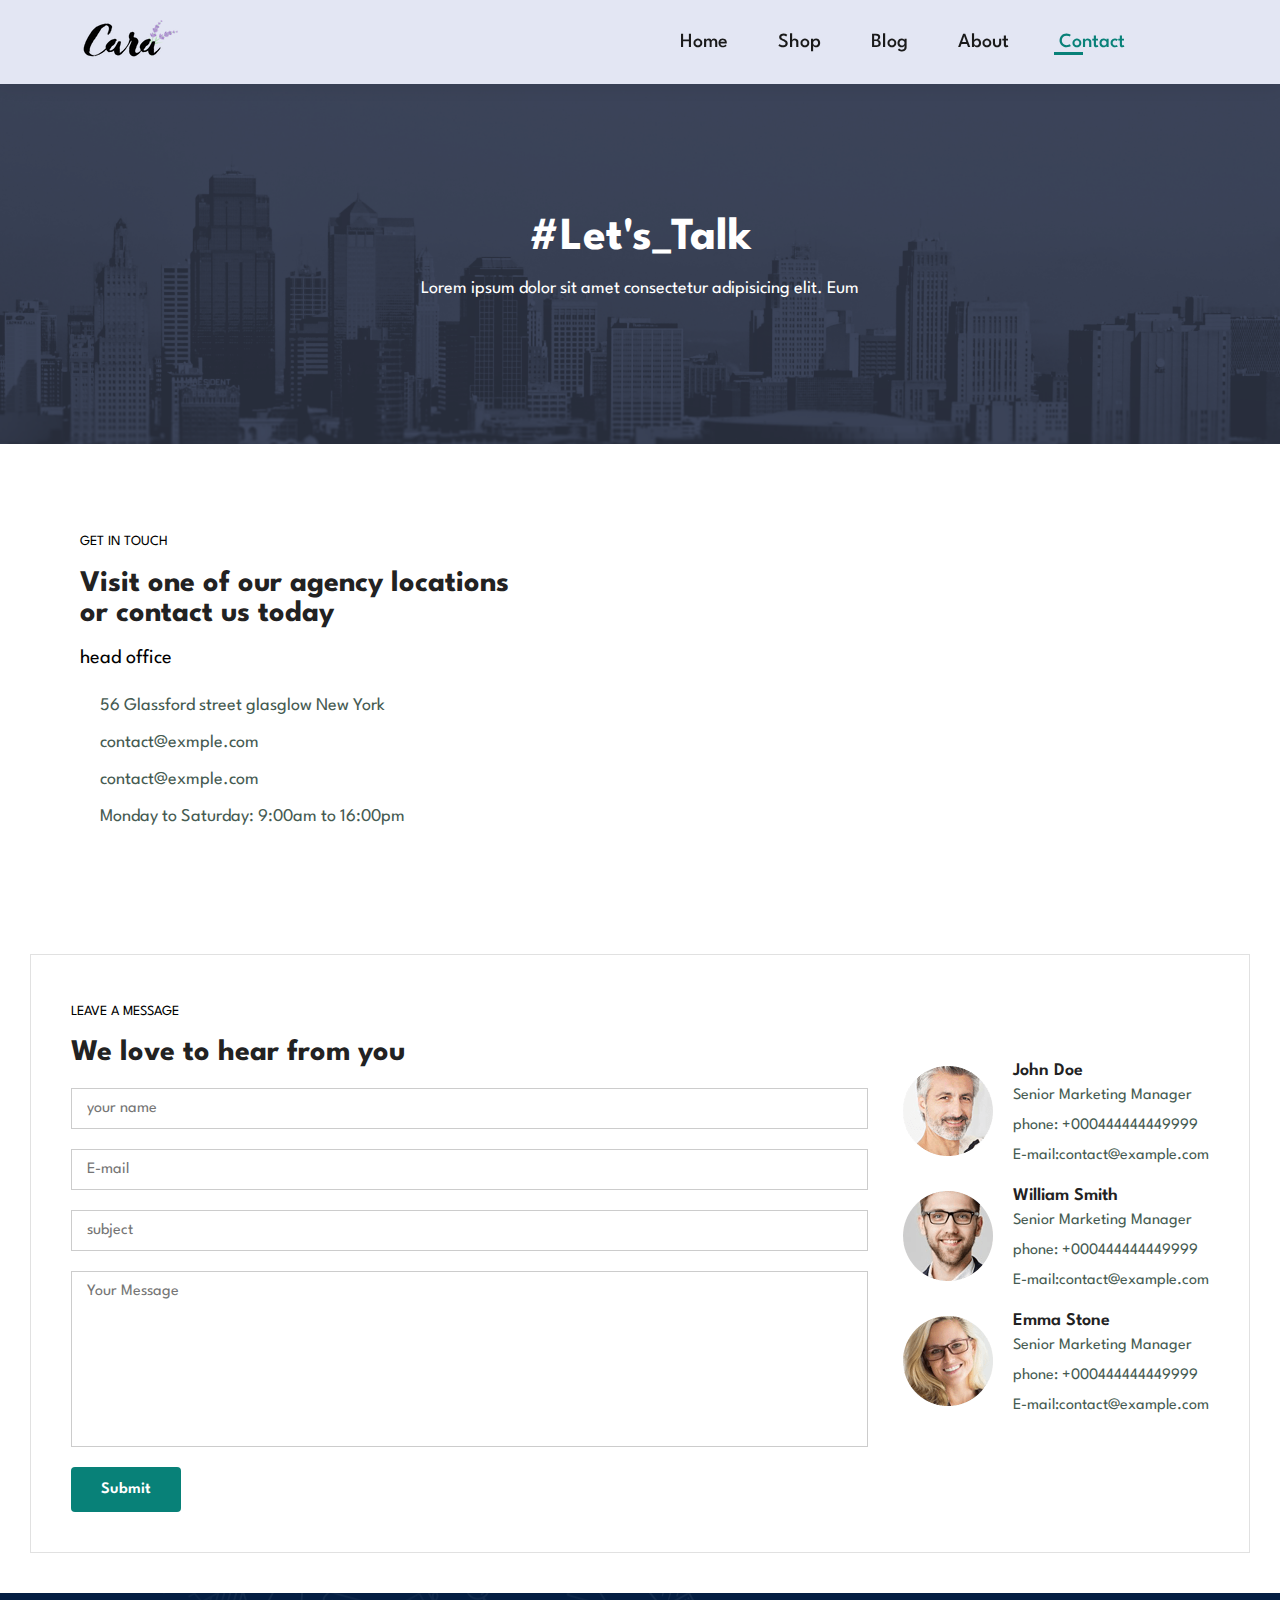
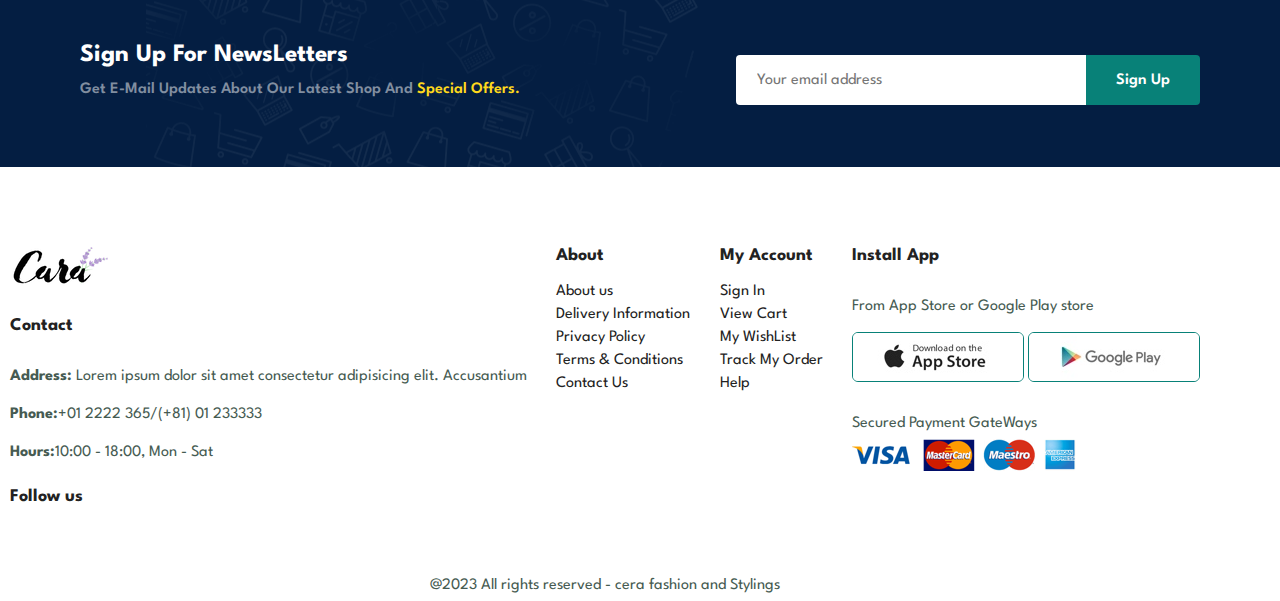
<file: contact.html>
<!DOCTYPE html>
<html lang="en">

<head>
    <meta charset="UTF-8">
    <meta http-equiv="X-UA-Compatible" content="IE=edge">
    <meta name="viewport" content="width=device-width, initial-scale=1.0">
    <title>Document</title>
    <!-- CSS -->
    <link rel="stylesheet" href="style.css">
    <!-- Fontawesome -->
    <link rel="stylesheet" href="https://cdnjs.cloudflare.com/ajax/libs/font-awesome/6.4.0/css/all.min.css"
        integrity="sha512-iecdLmaskl7CVkqkXNQ/ZH/XLlvWZOJyj7Yy7tcenmpD1ypASozpmT/E0iPtmFIB46ZmdtAc9eNBvH0H/ZpiBw=="
        crossorigin="anonymous" referrerpolicy="no-referrer" />
</head>

<body>
    <!-- Header Section-->
    <section id="header">
        <a href="#"><img src="/img/logo.png" class="logo" alt=""></a>


        <ul id="navbar">
            <li><a href="index.html">Home</a></li>
            <li><a href="shop.html">Shop</a></li>
            <li><a href="blog.html">Blog</a></li>
            <li><a href="about.html">About</a></li>
            <li><a class="active" href="contact.html">Contact</a></li>
            <li><a href="cart.html"><i class="fa-thin fa-bag-shopping"></i></a></li>
            <a href="#" class="close"><i class="far fa-times"></i></a>
        </ul>

        <div class="tab">
            <a href="cart.html"><i class="fa-light fa-cart-shopping"></i></a>
            <i class="fas fa-outdent" id="bar"></i>
        </div>
    </section>

    <!-- Hero Section -->
    <section id="page-header" class="about-header">
        <h2>#Let's_Talk</h2>
        <p>Lorem ipsum dolor sit amet consectetur adipisicing elit. Eum</p>
    </section>
    <!-- contact details -->
    <section class="cont-details">
        <div class="details">
            <span>GET IN TOUCH</span>
            <h2>Visit one of our agency locations or contact us today</h2>
            <h3>head office</h3>
            <div>
                <li>
                    <i class="fal fa-map"></i>
                    <p>56 Glassford street glasglow New York</p>
                </li>
                <li>
                    <i class="far fa-envelope"></i>
                    <p>contact@exmple.com</p>
                </li>
                <li>
                    <i class="fas fa-phone-alt"></i>
                    <p>contact@exmple.com</p>
                </li>
                <li>
                    <i class="far fa-clock"></i>
                    <p>Monday to Saturday: 9:00am to 16:00pm</p>

                </li>
            </div>
        </div>
        <div class="map">
            <iframe
                src="https://www.google.com/maps/embed?pb=!1m18!1m12!1m3!1d23586.79489058662!2d-71.13331467749073!3d42.356393306333885!2m3!1f0!2f0!3f0!3m2!1i1024!2i768!4f13.1!3m3!1m2!1s0x89e377427d7f0199%3A0x5937c65cee2427f0!2sHarvard%20University!5e0!3m2!1sen!2sin!4v1688154479688!5m2!1sen!2sin"
                width="600" height="450" style="border:0;" allowfullscreen="" loading="lazy"
                referrerpolicy="no-referrer-when-downgrade"></iframe>
        </div>
    </section>
    <!-- form fill -->
    <section class="form-details">
        <form action="">
            <span>LEAVE A MESSAGE</span>
            <h2>We love to hear from you</h2>
            <input type="text" placeholder="your name">
            <input type="text" placeholder="E-mail">
            <input type="text" placeholder="subject">
            <textarea name="" id="" cols="30" rows="10" placeholder="Your Message"></textarea>
            <button class="simple">Submit</button>
        </form>
        <div class="people">
            <div class="people-details">
                <div class="people-img">
                    <img src="img/people/1.png" alt="">
                </div>
                <div class="people-text">
                    <h6>John Doe</h6>
                    <p>Senior Marketing Manager</p>
                    <p>phone: +000444444449999</p>
                    <p>E-mail:contact@example.com</p>
                </div>
            </div>
            <div class="people-details">
                <div class="people-img">
                    <img src="img/people/2.png" alt="">
                </div>
                <div class="people-text">
                    <h6>William Smith</h6>
                    <p>Senior Marketing Manager</p>
                    <p>phone: +000444444449999</p>
                    <p>E-mail:contact@example.com</p>
                </div>
            </div>
            <div class="people-details">
                <div class="people-img">
                    <img src="img/people/3.png" alt="">
                </div>
                <div class="people-text">
                    <h6>Emma Stone</h6>
                    <p>Senior Marketing Manager</p>
                    <p>phone: +000444444449999</p>
                    <p>E-mail:contact@example.com</p>
                </div>
            </div>
        </div>
    </section>
    <!-- News Letter -->
    <section class="newsletter">
        <div class="text">
            <h4>Sign Up For NewsLetters</h4>
            <p>Get E-mail updates about our latest shop and <span>special offers.</span></p>
        </div>
        <div class="signup">
            <input type="text" name="" id="" placeholder="Your email address">
            <button class="simple">Sign Up</button>
        </div>
    </section>
    <!-- Footer -->
    <footer>
        <div class="col">
            <img src="img/logo.png" alt="" class="logo">
            <h4>Contact</h4>
            <p><strong>Address:</strong> Lorem ipsum dolor sit amet consectetur adipisicing elit. Accusantium</p>
            <p><strong>Phone:</strong>+01 2222 365/(+81) 01 233333</p>
            <p><strong>Hours:</strong>10:00 - 18:00, Mon - Sat</p>
            <div class="follow">
                <h4>Follow us</h4>
                <div class="icon">
                    <i class="fab fa-facebook"></i>
                    <i class="fab fa-twitter"></i>
                    <i class="fab fa-instagram"></i>
                    <i class="fab fa-pinterest"></i>
                    <i class="fab fa-youtube"></i>
                </div>
            </div>
        </div>
        <div class="col">
            <h4>About</h4>
            <a href="#">About us</a>
            <a href="#">Delivery Information</a>
            <a href="#">Privacy Policy</a>
            <a href="#">Terms & Conditions</a>
            <a href="#">Contact Us</a>
        </div>

        <div class="col">
            <h4>My Account</h4>
            <a href="#">Sign In</a>
            <a href="#">View Cart</a>
            <a href="#">My WishList</a>
            <a href="#">Track My Order</a>
            <a href="#">Help</a>
        </div>
        <div class="col install">
            <h4>Install App</h4>
            <p>From App Store or Google Play store</p>
            <div class="row">
                <img src="img/pay/app.jpg" alt="">
                <img src="img/pay/play.jpg" alt="">
            </div>
            <p>Secured Payment GateWays</p>
            <img src="img/pay/pay.png" alt="">
        </div>

        <div class="copyright">
            <p>@2023 All rights reserved - <span>cera</span> fashion and Stylings</p>
        </div>
    </footer>

    <!-- Script -->
    <script src="script.js"></script>
</body>

</html>
</file>
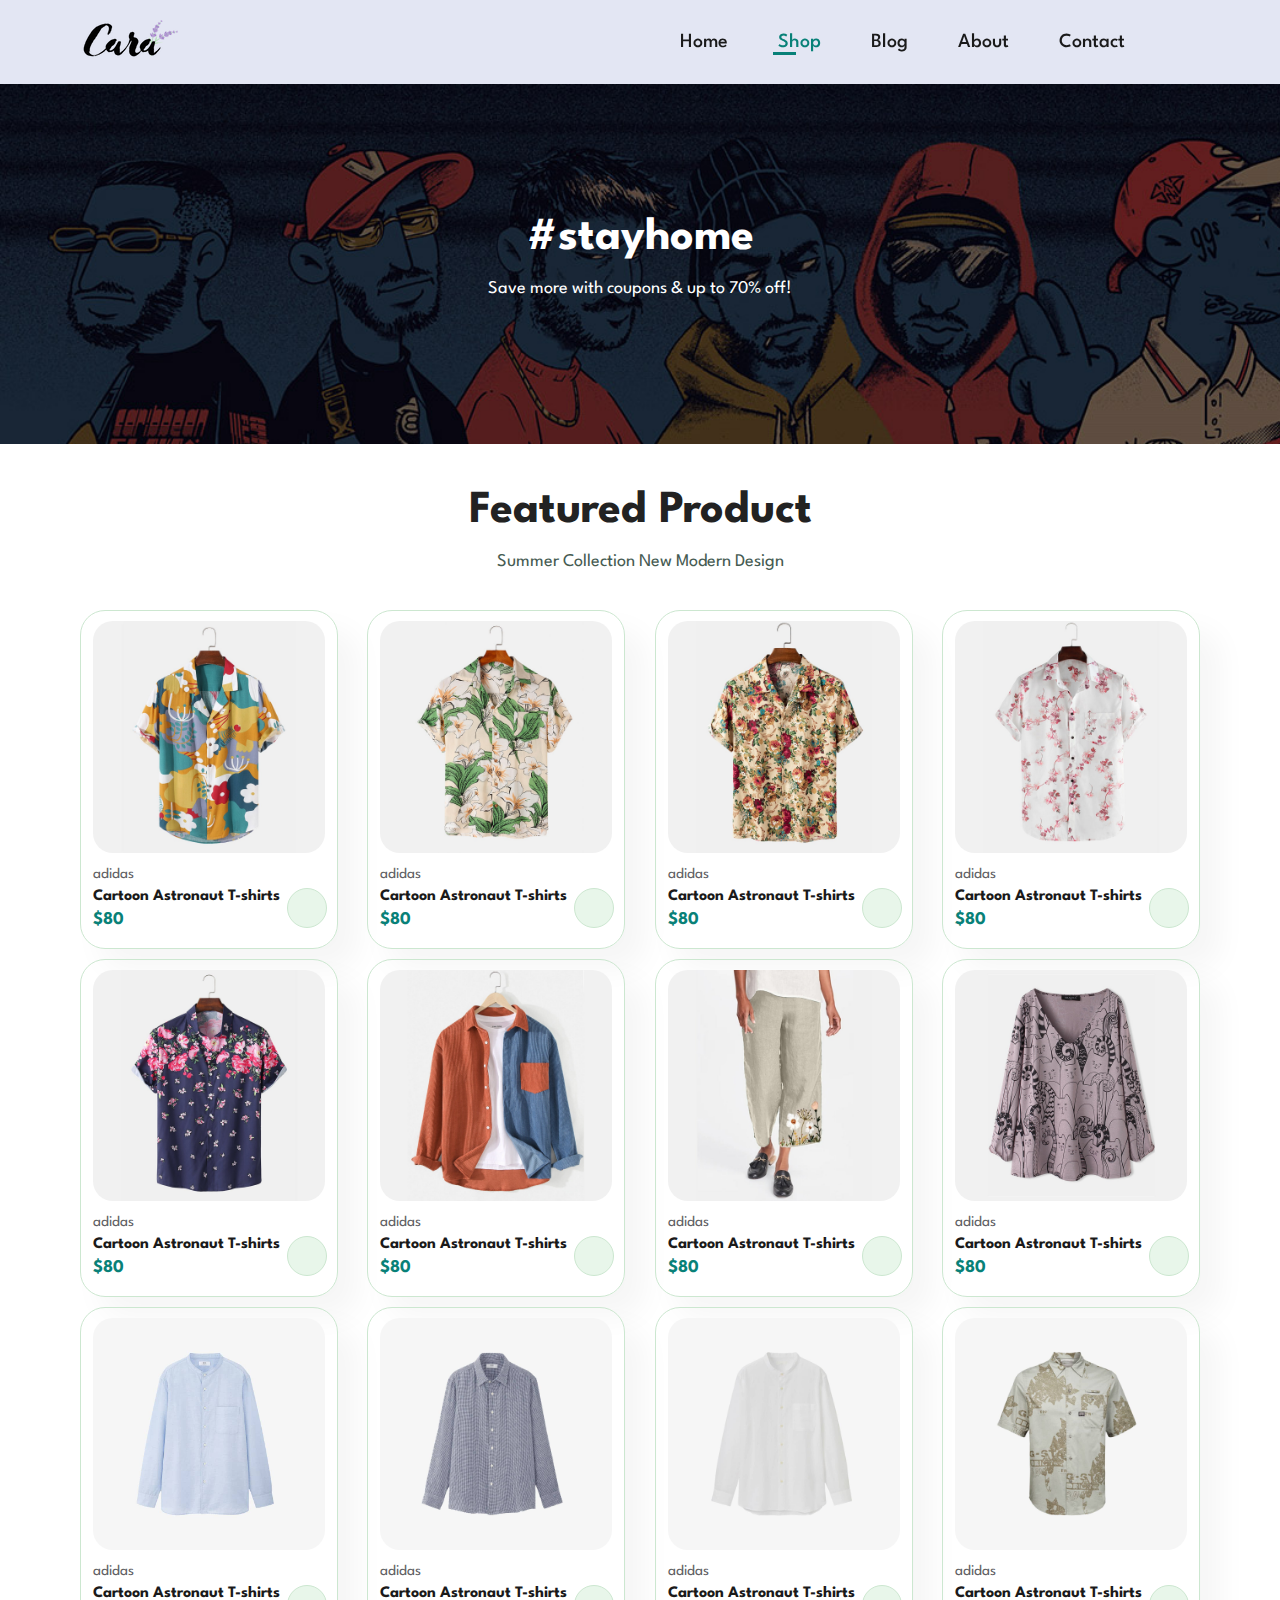
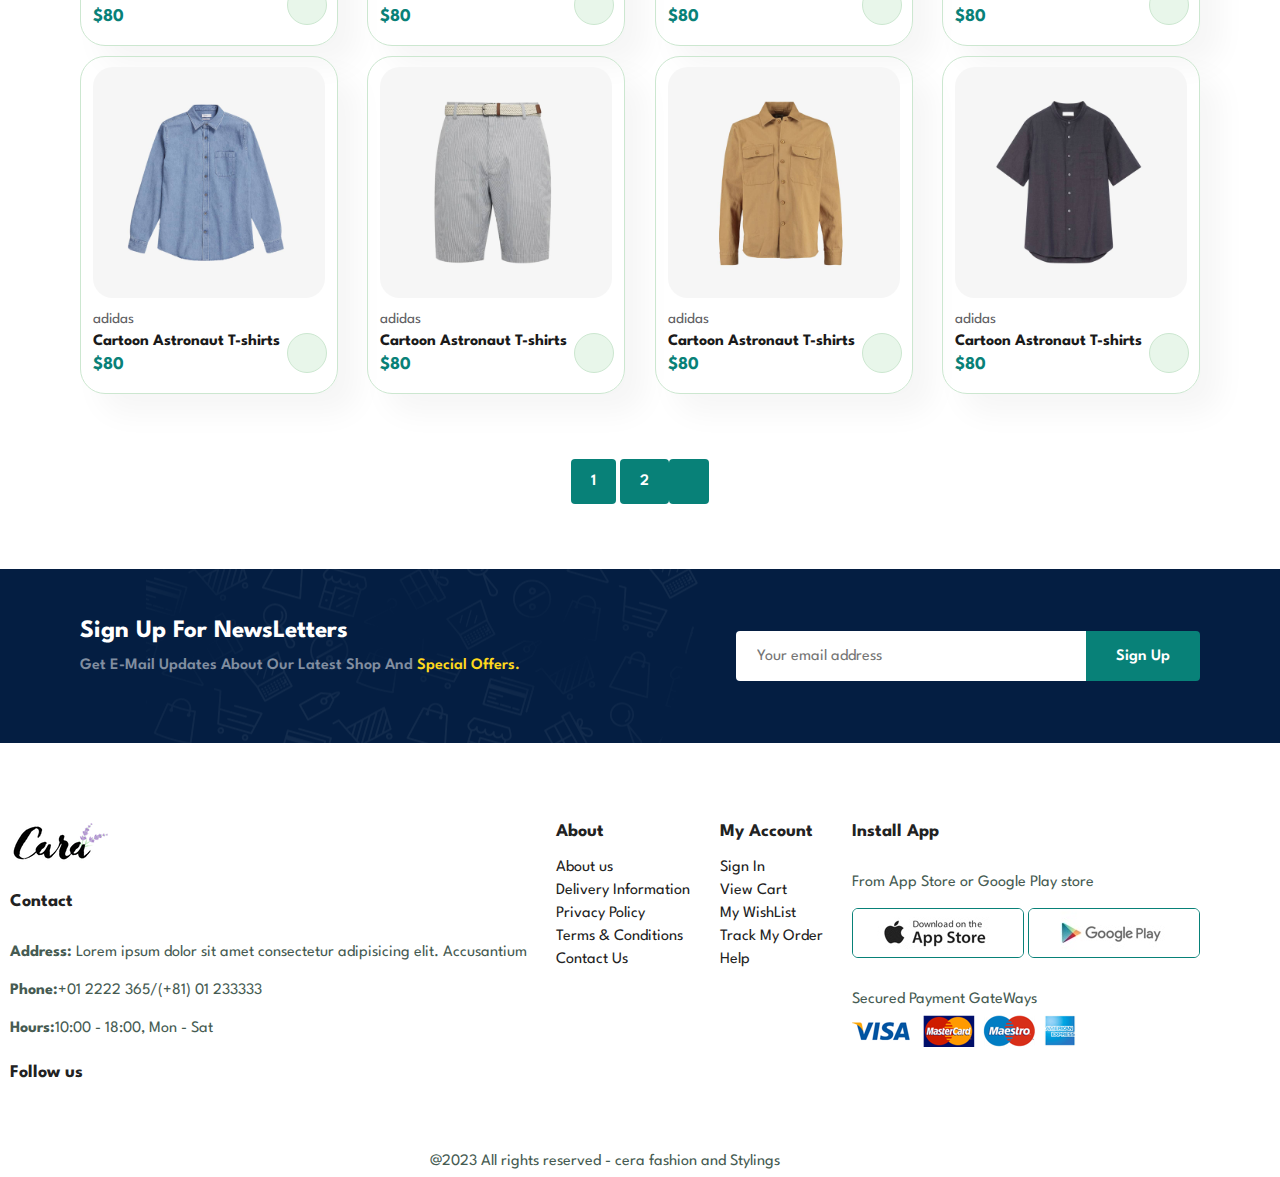
<file: shop.html>
<!DOCTYPE html>
<html lang="en">
<head>
    <meta charset="UTF-8">
    <meta http-equiv="X-UA-Compatible" content="IE=edge">
    <meta name="viewport" content="width=device-width, initial-scale=1.0">
    <title>Document</title>
    <!-- CSS -->
    <link rel="stylesheet" href="style.css">
    <!-- Fontawesome -->
    <link rel="stylesheet" href="https://cdnjs.cloudflare.com/ajax/libs/font-awesome/6.4.0/css/all.min.css" integrity="sha512-iecdLmaskl7CVkqkXNQ/ZH/XLlvWZOJyj7Yy7tcenmpD1ypASozpmT/E0iPtmFIB46ZmdtAc9eNBvH0H/ZpiBw==" crossorigin="anonymous" referrerpolicy="no-referrer" />
</head>
<body>
    <!-- Header Section-->
    <section id="header">
        <a href="#"><img src="/img/logo.png"
            class="logo" alt=""></a>

            
            <ul id="navbar">
                <li><a href="index.html">Home</a></li>
                <li><a class="active" href="shop.html">Shop</a></li>
                <li><a href="blog.html">Blog</a></li>
                <li><a href="about.html">About</a></li>
                <li><a href="contact.html">Contact</a></li>
                <li><a href="cart.html"><i class="fa-thin fa-bag-shopping"></i></a></li>
                <a href="#" class="close"><i class="far fa-times"></i></a>
            </ul>
        
            <div class="tab">
                <a href="cart.html"><i class="fa-light fa-cart-shopping"></i></a>
                <i class="fas fa-outdent" id="bar"></i>
            </div>
    </section>
    <!-- Hero Section -->
    <section id="page-header">
    <h2>#stayhome</h2> 
    <p>Save more with coupons & up to 70% off!</p>  
</section>

    <!-- Product Section -->
    <section class="product1">
    <h2>Featured Product</h2>
    <p>Summer Collection New Modern Design</p>
    <div class="pro-container">
        <div class="prods">
            <img src="/img/products/f1.jpg" alt="">
            <div class="description">
                <span>adidas</span>
                <h5>Cartoon Astronaut T-shirts</h5>
                <div class="stars">
                    <i class="fa-solid fa-star"></i>
                    <i class="fa-solid fa-star"></i>
                    <i class="fa-solid fa-star"></i>
                    <i class="fa-solid fa-star"></i>
                    <i class="fa-solid fa-star"></i>
                </div>
                <h4>$80</h4>
            </div>
            <a href="#"><i class="fa-solid fa-cart-shopping cart"></i></a>
        </div>
        <div class="prods">
            <img src="/img/products/f2.jpg" alt="">
            <div class="description">
                <span>adidas</span>
                <h5>Cartoon Astronaut T-shirts</h5>
                <div class="stars">
                    <i class="fa-solid fa-star"></i>
                    <i class="fa-solid fa-star"></i>
                    <i class="fa-solid fa-star"></i>
                    <i class="fa-solid fa-star"></i>
                    <i class="fa-solid fa-star"></i>
                </div>
                <h4>$80</h4>
            </div>
            <a href="#"><i class="fa-solid fa-cart-shopping cart"></i></a>
        </div>
        <div class="prods">
            <img src="/img/products/f3.jpg" alt="">
            <div class="description">
                <span>adidas</span>
                <h5>Cartoon Astronaut T-shirts</h5>
                <div class="stars">
                    <i class="fa-solid fa-star"></i>
                    <i class="fa-solid fa-star"></i>
                    <i class="fa-solid fa-star"></i>
                    <i class="fa-solid fa-star"></i>
                    <i class="fa-solid fa-star"></i>
                </div>
                <h4>$80</h4>
            </div>
            <a href="#"><i class="fa-solid fa-cart-shopping cart"></i></a>
        </div>
        <div class="prods">
            <img src="/img/products/f4.jpg" alt="">
            <div class="description">
                <span>adidas</span>
                <h5>Cartoon Astronaut T-shirts</h5>
                <div class="stars">
                    <i class="fa-solid fa-star"></i>
                    <i class="fa-solid fa-star"></i>
                    <i class="fa-solid fa-star"></i>
                    <i class="fa-solid fa-star"></i>
                    <i class="fa-solid fa-star"></i>
                </div>
                <h4>$80</h4>
            </div>
            <a href="#"><i class="fa-solid fa-cart-shopping cart"></i></a>
        </div>
        <div class="prods">
            <img src="/img/products/f5.jpg" alt="">
            <div class="description">
                <span>adidas</span>
                <h5>Cartoon Astronaut T-shirts</h5>
                <div class="stars">
                    <i class="fa-solid fa-star"></i>
                    <i class="fa-solid fa-star"></i>
                    <i class="fa-solid fa-star"></i>
                    <i class="fa-solid fa-star"></i>
                    <i class="fa-solid fa-star"></i>
                </div>
                <h4>$80</h4>
            </div>
            <a href="#"><i class="fa-solid fa-cart-shopping cart"></i></a>
        </div>
        <div class="prods">
            <img src="/img/products/f6.jpg" alt="">
            <div class="description">
                <span>adidas</span>
                <h5>Cartoon Astronaut T-shirts</h5>
                <div class="stars">
                    <i class="fa-solid fa-star"></i>
                    <i class="fa-solid fa-star"></i>
                    <i class="fa-solid fa-star"></i>
                    <i class="fa-solid fa-star"></i>
                    <i class="fa-solid fa-star"></i>
                </div>
                <h4>$80</h4>
            </div>
            <a href="#"><i class="fa-solid fa-cart-shopping cart"></i></a>
        </div>
        <div class="prods">
            <img src="/img/products/f7.jpg" alt="">
            <div class="description">
                <span>adidas</span>
                <h5>Cartoon Astronaut T-shirts</h5>
                <div class="stars">
                    <i class="fa-solid fa-star"></i>
                    <i class="fa-solid fa-star"></i>
                    <i class="fa-solid fa-star"></i>
                    <i class="fa-solid fa-star"></i>
                    <i class="fa-solid fa-star"></i>
                </div>
                <h4>$80</h4>
            </div>
            <a href="#"><i class="fa-solid fa-cart-shopping cart"></i></a>
        </div>
        <div class="prods">
            <img src="/img/products/f8.jpg" alt="">
            <div class="description">
                <span>adidas</span>
                <h5>Cartoon Astronaut T-shirts</h5>
                <div class="stars">
                    <i class="fa-solid fa-star"></i>
                    <i class="fa-solid fa-star"></i>
                    <i class="fa-solid fa-star"></i>
                    <i class="fa-solid fa-star"></i>
                    <i class="fa-solid fa-star"></i>
                </div>
                <h4>$80</h4>
            </div>
            <a href="#"><i class="fa-solid fa-cart-shopping cart"></i></a>
        </div>
   
        <div class="prods">
            <img src="/img/products/n1.jpg" alt="">
            <div class="description">
                <span>adidas</span>
                <h5>Cartoon Astronaut T-shirts</h5>
                <div class="stars">
                    <i class="fa-solid fa-star"></i>
                    <i class="fa-solid fa-star"></i>
                    <i class="fa-solid fa-star"></i>
                    <i class="fa-solid fa-star"></i>
                    <i class="fa-solid fa-star"></i>
                </div>
                <h4>$80</h4>
            </div>
            <a href="#"><i class="fa-solid fa-cart-shopping cart"></i></a>
        </div>
        <div class="prods">
            <img src="/img/products/n2.jpg" alt="">
            <div class="description">
                <span>adidas</span>
                <h5>Cartoon Astronaut T-shirts</h5>
                <div class="stars">
                    <i class="fa-solid fa-star"></i>
                    <i class="fa-solid fa-star"></i>
                    <i class="fa-solid fa-star"></i>
                    <i class="fa-solid fa-star"></i>
                    <i class="fa-solid fa-star"></i>
                </div>
                <h4>$80</h4>
            </div>
            <a href="#"><i class="fa-solid fa-cart-shopping cart"></i></a>
        </div>
        <div class="prods">
            <img src="/img/products/n3.jpg" alt="">
            <div class="description">
                <span>adidas</span>
                <h5>Cartoon Astronaut T-shirts</h5>
                <div class="stars">
                    <i class="fa-solid fa-star"></i>
                    <i class="fa-solid fa-star"></i>
                    <i class="fa-solid fa-star"></i>
                    <i class="fa-solid fa-star"></i>
                    <i class="fa-solid fa-star"></i>
                </div>
                <h4>$80</h4>
            </div>
            <a href="#"><i class="fa-solid fa-cart-shopping cart"></i></a>
        </div>
        <div class="prods">
            <img src="/img/products/n4.jpg" alt="">
            <div class="description">
                <span>adidas</span>
                <h5>Cartoon Astronaut T-shirts</h5>
                <div class="stars">
                    <i class="fa-solid fa-star"></i>
                    <i class="fa-solid fa-star"></i>
                    <i class="fa-solid fa-star"></i>
                    <i class="fa-solid fa-star"></i>
                    <i class="fa-solid fa-star"></i>
                </div>
                <h4>$80</h4>
            </div>
            <a href="#"><i class="fa-solid fa-cart-shopping cart"></i></a>
        </div>
        <div class="prods">
            <img src="/img/products/n5.jpg" alt="">
            <div class="description">
                <span>adidas</span>
                <h5>Cartoon Astronaut T-shirts</h5>
                <div class="stars">
                    <i class="fa-solid fa-star"></i>
                    <i class="fa-solid fa-star"></i>
                    <i class="fa-solid fa-star"></i>
                    <i class="fa-solid fa-star"></i>
                    <i class="fa-solid fa-star"></i>
                </div>
                <h4>$80</h4>
            </div>
            <a href="#"><i class="fa-solid fa-cart-shopping cart"></i></a>
        </div>
        <div class="prods">
            <img src="/img/products/n6.jpg" alt="">
            <div class="description">
                <span>adidas</span>
                <h5>Cartoon Astronaut T-shirts</h5>
                <div class="stars">
                    <i class="fa-solid fa-star"></i>
                    <i class="fa-solid fa-star"></i>
                    <i class="fa-solid fa-star"></i>
                    <i class="fa-solid fa-star"></i>
                    <i class="fa-solid fa-star"></i>
                </div>
                <h4>$80</h4>
            </div>
            <a href="#"><i class="fa-solid fa-cart-shopping cart"></i></a>
        </div>
        <div class="prods">
            <img src="/img/products/n7.jpg" alt="">
            <div class="description">
                <span>adidas</span>
                <h5>Cartoon Astronaut T-shirts</h5>
                <div class="stars">
                    <i class="fa-solid fa-star"></i>
                    <i class="fa-solid fa-star"></i>
                    <i class="fa-solid fa-star"></i>
                    <i class="fa-solid fa-star"></i>
                    <i class="fa-solid fa-star"></i>
                </div>
                <h4>$80</h4>
            </div>
            <a href="#"><i class="fa-solid fa-cart-shopping cart"></i></a>
        </div>
        <div class="prods">
            <img src="/img/products/n8.jpg" alt="">
            <div class="description">
                <span>adidas</span>
                <h5>Cartoon Astronaut T-shirts</h5>
                <div class="stars">
                    <i class="fa-solid fa-star"></i>
                    <i class="fa-solid fa-star"></i>
                    <i class="fa-solid fa-star"></i>
                    <i class="fa-solid fa-star"></i>
                    <i class="fa-solid fa-star"></i>
                </div>
                <h4>$80</h4>
            </div>
            <a href="#"><i class="fa-solid fa-cart-shopping cart"></i></a>
        </div>
    </div>
</section>

<!-- Pagination -->
<section id="pagination">
    <a href="#">1</a>
    <a href="#">2</a>
    <a href="#"><i class="fal fa-long-arrow-alt-right"></i></a>
</section>
<!-- News Letter -->
<section class="newsletter">
    <div class="text">
        <h4>Sign Up For NewsLetters</h4>
        <p>Get E-mail updates about our latest shop and <span>special offers.</span></p>
    </div>
    <div class="signup">
        <input type="text" name="" id="" placeholder="Your email address">
        <button class="simple">Sign Up</button>
    </div>
</section>
<!-- Footer -->
<footer>
    <div class="col">
        <img src="img/logo.png" alt="" class="logo">
        <h4>Contact</h4>
        <p><strong>Address:</strong> Lorem ipsum dolor sit amet consectetur adipisicing elit. Accusantium</p>
        <p><strong>Phone:</strong>+01 2222 365/(+81) 01 233333</p>
        <p><strong>Hours:</strong>10:00 - 18:00, Mon - Sat</p>
        <div class="follow">
            <h4>Follow us</h4>
            <div class="icon">
                <i class="fab fa-facebook"></i>
                <i class="fab fa-twitter"></i>
                <i class="fab fa-instagram"></i>
                <i class="fab fa-pinterest"></i>
                <i class="fab fa-youtube"></i>
            </div>
        </div>
    </div>
    <div class="col">
        <h4>About</h4>
        <a href="#">About us</a>
        <a href="#">Delivery Information</a>
        <a href="#">Privacy Policy</a>
        <a href="#">Terms & Conditions</a>
        <a href="#">Contact Us</a>
    </div>

    <div class="col">
        <h4>My Account</h4>
        <a href="#">Sign In</a>
        <a href="#">View Cart</a>
        <a href="#">My WishList</a>
        <a href="#">Track My Order</a>
        <a href="#">Help</a>
    </div>
    <div class="col install">
        <h4>Install App</h4>
        <p>From App Store or Google Play store</p>
        <div class="row">
            <img src="img/pay/app.jpg" alt="">
            <img src="img/pay/play.jpg" alt="">
        </div>
        <p>Secured Payment GateWays</p>
        <img src="img/pay/pay.png" alt="">
    </div>
    
    <div class="copyright">
        <p>@2023 All rights reserved - <span>cera</span> fashion and Stylings</p>
    </div>
</footer>

    <!-- Script -->
    <script src="script.js"></script>
</body>
</html>
</file>
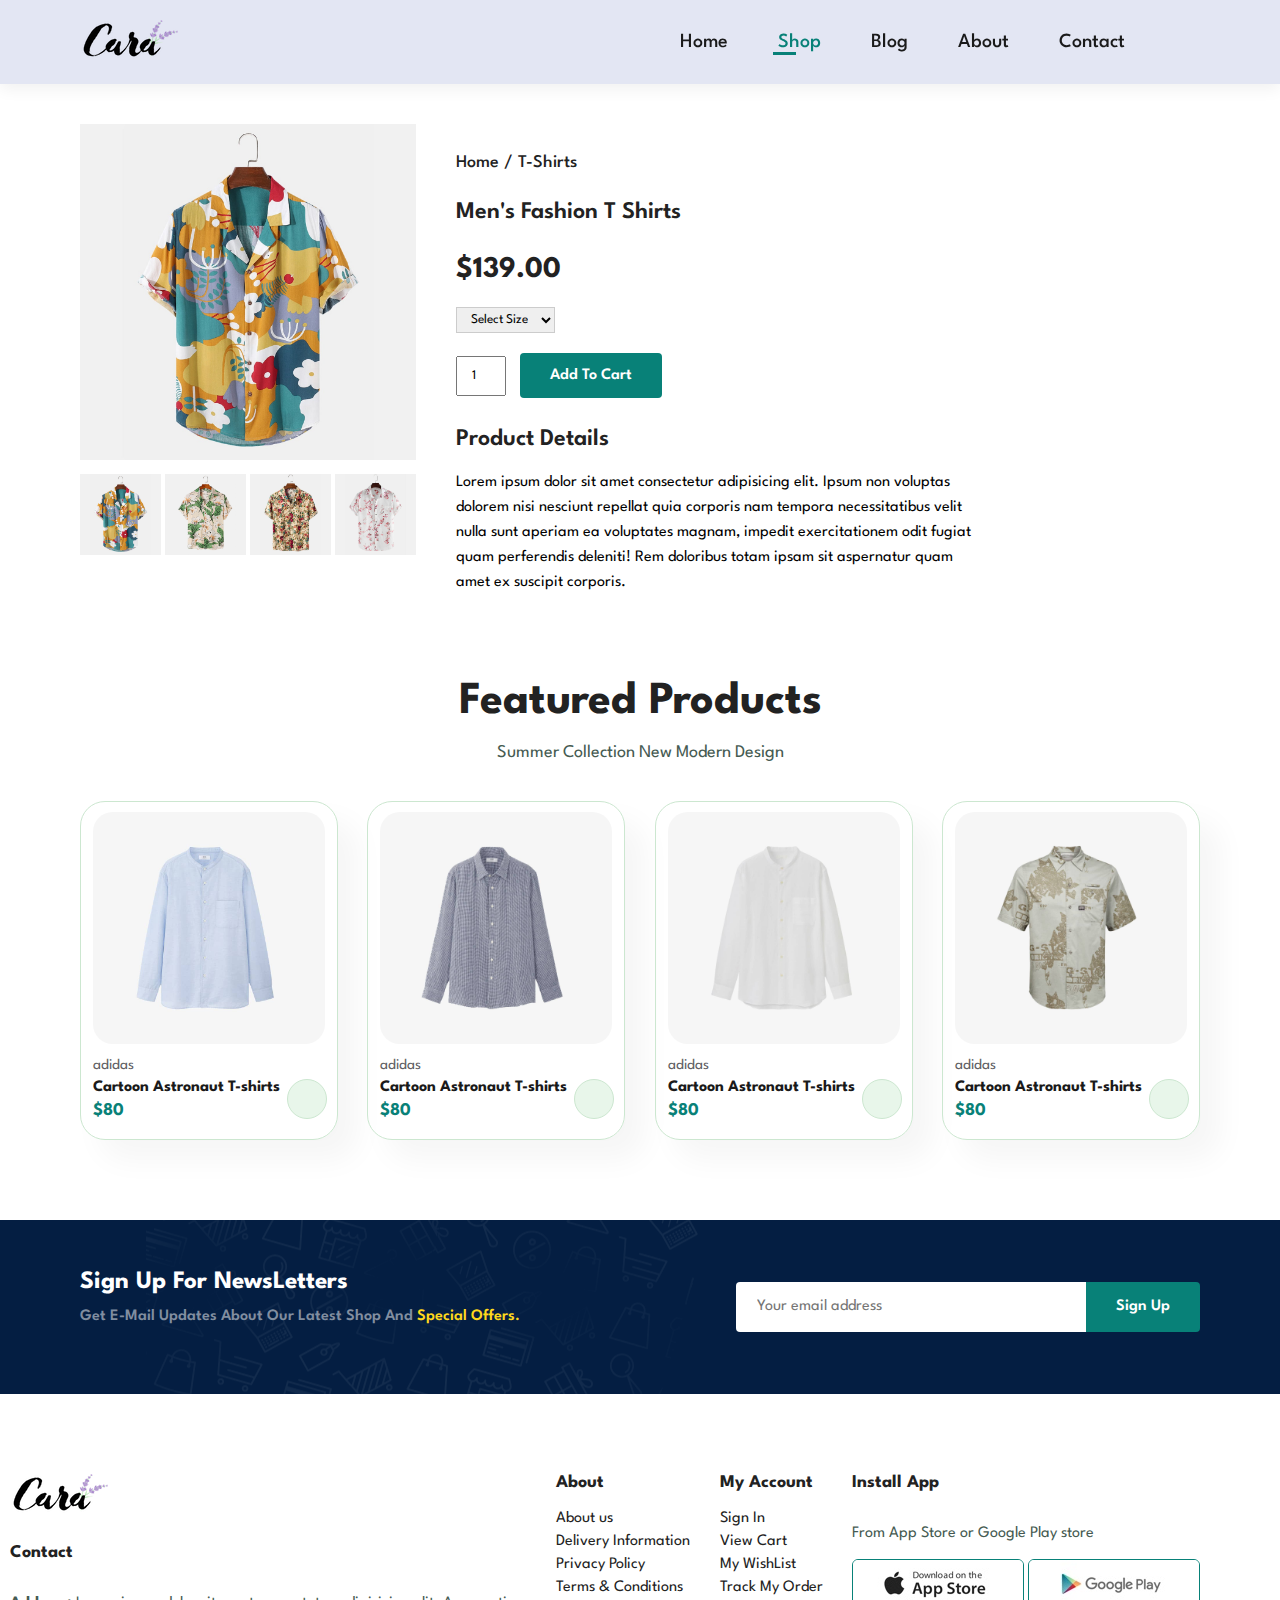
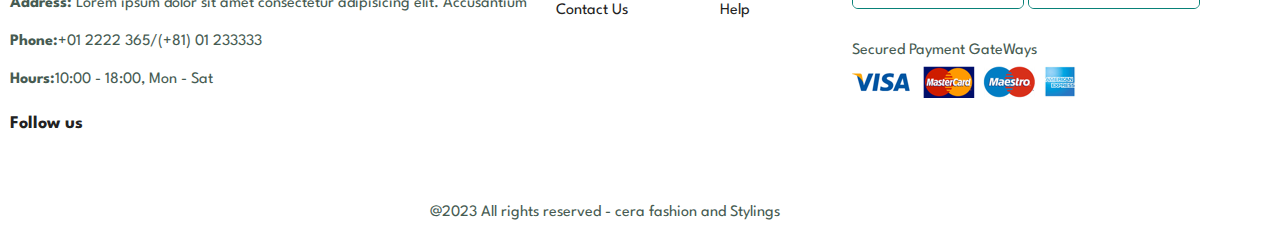
<file: sproduct.html>
<!DOCTYPE html>
<html lang="en">
<head>
    <meta charset="UTF-8">
    <meta http-equiv="X-UA-Compatible" content="IE=edge">
    <meta name="viewport" content="width=device-width, initial-scale=1.0">
    <title>Document</title>
    <!-- CSS -->
    <link rel="stylesheet" href="style.css">
    <!-- Fontawesome -->
    <link rel="stylesheet" href="https://cdnjs.cloudflare.com/ajax/libs/font-awesome/6.4.0/css/all.min.css" integrity="sha512-iecdLmaskl7CVkqkXNQ/ZH/XLlvWZOJyj7Yy7tcenmpD1ypASozpmT/E0iPtmFIB46ZmdtAc9eNBvH0H/ZpiBw==" crossorigin="anonymous" referrerpolicy="no-referrer" />
</head>
<body>
    <!-- Header Section-->
    <section id="header">
        <a href="#"><img src="/img/logo.png"
            class="logo" alt=""></a>

            
            <ul id="navbar">
                <li><a href="index.html">Home</a></li>
                <li><a class="active" href="shop.html">Shop</a></li>
                <li><a href="blog.html">Blog</a></li>
                <li><a href="about.html">About</a></li>
                <li><a href="contact.html">Contact</a></li>
                <li><a href="cart.html"><i class="fa-thin fa-bag-shopping"></i></a></li>
                <a href="#" class="close"><i class="far fa-times"></i></a>
            </ul>
        
            <div class="tab">
                <a href="cart.html"><i class="fa-light fa-cart-shopping"></i></a>
                <i class="fas fa-outdent" id="bar"></i>
            </div>
    </section>
    <!-- Single product detail -->
    
<section id="prodetails">
    <div class="single-pro-image">
        <img src="img/products/f1.jpg" alt=""  class="main-img active_img">

        <div class="small-img-group">
            <div class="small-img-col">
                <img src="img/products/f1.jpg" alt="" class="small-img">
            </div>
            <div class="small-img-col">
                <img src="img/products/f2.jpg" alt="" class="small-img">
            </div>
            <div class="small-img-col">
                <img src="img/products/f3.jpg" alt="" class="small-img">
            </div>
            <div class="small-img-col">
                <img src="img/products/f4.jpg" alt="" class="small-img">
            </div>
        </div>
    </div>
    <div class="single-pro-details">
        <h6>Home / T-Shirts</h6>
        <h4>Men's Fashion T Shirts</h4>
        <h2>$139.00</h2>
        <select>
            <option value="">Select Size</option>
            <option value="">XL</option>
            <option value="">XXL</option>
            <option value="">S</option>
            <option value="">M</option>
            <option value="">L</option>
        </select>
        <input type="number" value="1">
        <button class="simple">Add To Cart</button>
        <h4>Product Details</h4>
        <span>Lorem ipsum dolor sit amet consectetur adipisicing elit. Ipsum non voluptas dolorem nisi nesciunt repellat quia corporis nam tempora necessitatibus velit nulla sunt aperiam ea voluptates magnam, impedit exercitationem odit fugiat quam perferendis deleniti! Rem doloribus totam ipsam sit aspernatur quam amet ex suscipit corporis.
        </span>
    </div>
</section>

<section class="product1">
    <h2>Featured Products</h2>
    <p>Summer Collection New Modern Design</p>
    <div class="pro-container">
        <div class="prods">
            <img src="/img/products/n1.jpg" alt="">
            <div class="description">
                <span>adidas</span>
                <h5>Cartoon Astronaut T-shirts</h5>
                <div class="stars">
                    <i class="fa-solid fa-star"></i>
                    <i class="fa-solid fa-star"></i>
                    <i class="fa-solid fa-star"></i>
                    <i class="fa-solid fa-star"></i>
                    <i class="fa-solid fa-star"></i>
                </div>
                <h4>$80</h4>
            </div>
            <a href="#"><i class="fa-solid fa-cart-shopping cart"></i></a>
        </div>
        <div class="prods">
            <img src="/img/products/n2.jpg" alt="">
            <div class="description">
                <span>adidas</span>
                <h5>Cartoon Astronaut T-shirts</h5>
                <div class="stars">
                    <i class="fa-solid fa-star"></i>
                    <i class="fa-solid fa-star"></i>
                    <i class="fa-solid fa-star"></i>
                    <i class="fa-solid fa-star"></i>
                    <i class="fa-solid fa-star"></i>
                </div>
                <h4>$80</h4>
            </div>
            <a href="#"><i class="fa-solid fa-cart-shopping cart"></i></a>
        </div>
        <div class="prods">
            <img src="/img/products/n3.jpg" alt="">
            <div class="description">
                <span>adidas</span>
                <h5>Cartoon Astronaut T-shirts</h5>
                <div class="stars">
                    <i class="fa-solid fa-star"></i>
                    <i class="fa-solid fa-star"></i>
                    <i class="fa-solid fa-star"></i>
                    <i class="fa-solid fa-star"></i>
                    <i class="fa-solid fa-star"></i>
                </div>
                <h4>$80</h4>
            </div>
            <a href="#"><i class="fa-solid fa-cart-shopping cart"></i></a>
        </div>
        <div class="prods">
            <img src="/img/products/n4.jpg" alt="">
            <div class="description">
                <span>adidas</span>
                <h5>Cartoon Astronaut T-shirts</h5>
                <div class="stars">
                    <i class="fa-solid fa-star"></i>
                    <i class="fa-solid fa-star"></i>
                    <i class="fa-solid fa-star"></i>
                    <i class="fa-solid fa-star"></i>
                    <i class="fa-solid fa-star"></i>
                </div>
                <h4>$80</h4>
            </div>
            <a href="#"><i class="fa-solid fa-cart-shopping cart"></i></a>
        </div>
    </div>
</section>
   
<!-- News Letter -->
<section class="newsletter">
    <div class="text">
        <h4>Sign Up For NewsLetters</h4>
        <p>Get E-mail updates about our latest shop and <span>special offers.</span></p>
    </div>
    <div class="signup">
        <input type="text" name="" id="" placeholder="Your email address">
        <button class="simple">Sign Up</button>
    </div>
</section>
<!-- Footer -->
<footer>
    <div class="col">
        <img src="img/logo.png" alt="" class="logo">
        <h4>Contact</h4>
        <p><strong>Address:</strong> Lorem ipsum dolor sit amet consectetur adipisicing elit. Accusantium</p>
        <p><strong>Phone:</strong>+01 2222 365/(+81) 01 233333</p>
        <p><strong>Hours:</strong>10:00 - 18:00, Mon - Sat</p>
        <div class="follow">
            <h4>Follow us</h4>
            <div class="icon">
                <i class="fab fa-facebook"></i>
                <i class="fab fa-twitter"></i>
                <i class="fab fa-instagram"></i>
                <i class="fab fa-pinterest"></i>
                <i class="fab fa-youtube"></i>
            </div>
        </div>
    </div>
    <div class="col">
        <h4>About</h4>
        <a href="#">About us</a>
        <a href="#">Delivery Information</a>
        <a href="#">Privacy Policy</a>
        <a href="#">Terms & Conditions</a>
        <a href="#">Contact Us</a>
    </div>

    <div class="col">
        <h4>My Account</h4>
        <a href="#">Sign In</a>
        <a href="#">View Cart</a>
        <a href="#">My WishList</a>
        <a href="#">Track My Order</a>
        <a href="#">Help</a>
    </div>
    <div class="col install">
        <h4>Install App</h4>
        <p>From App Store or Google Play store</p>
        <div class="row">
            <img src="img/pay/app.jpg" alt="">
            <img src="img/pay/play.jpg" alt="">
        </div>
        <p>Secured Payment GateWays</p>
        <img src="img/pay/pay.png" alt="">
    </div>
    
    <div class="copyright">
        <p>@2023 All rights reserved - <span>cera</span> fashion and Stylings</p>
    </div>
</footer>

    <!-- Script -->
    <script src="script.js"></script>
</body>
</html>
</file>
<file: style.css>
@import url('https://fonts.googleapis.com/css2?family=League+Spartan:wght@100;200;300;400;500;600;700;800;900&display=swap');
*{
    margin: 0;
    padding: 0;
    box-sizing: border-box;
    font-family: 'League Spartan', sans-serif;
}
h1{
    font-size: 50px;
    line-height: 64px;
    color: #222;
}
h2{
    font-size: 46px;
    line-height: 54px;
    color: #222;
}
h6{
    font-size: 20px;
    color: #222;
}
h4{
    font-size: 24px;
    color: #222;
}
p{
    font-size: 18px;
    color: #465b52;
    margin: 15px 0px 20px 0px;
}
button.simple{
    background-color: white;
    color: black;
    padding: 15px 30px;
    font-size: 16px;
    font-weight: 600;
    border-radius: 4px;
    cursor: pointer;
    border: none;
    outline: none;
    transition: 0.2s ease;
}
body{
    width: 100%;
}
 /* Home page Design */
/* header start */
#header{
    display: flex;
    align-items: center;
    justify-content: space-between;
    padding: 20px 80px;
    background-color: #e3e6f3;
    box-shadow: 0 5px 15px rgba(0,0,0,0.06);
    z-index: 999;
    position: sticky;
    top: 0;
    left: 0;
}
#navbar{
    display: flex;
    align-items: center;
    justify-content: center;
}
#navbar li{
    list-style: none;
    padding:0 25px;
    position: relative;
}
#navbar li a{
    text-decoration: none;
    font-size: 20px;
    font-weight: 500;
    color: #1a1a1a;  
    cursor: pointer;

}
#navbar li a:hover{
    color: #088178;
}
#navbar li a.active{
    color: #088178;
}
#navbar li a.active::before,
#navbar li a:hover::before{
    content:"";
    width: 25%;
    height: 3px;
    background: #088178;
    position: absolute;
    bottom: -4px;
    left: 20px;
}
.tab{
    display: none;
}
#navbar .close{
    display: none;
}
/* hero section */
#hero{
    background-image: url(/img/hero4.png);
    width: 100%;
    height: 90vh;
    background-size: cover;
    background-position:top 25% right 0;
    padding:0px 80px;
    display: flex;
    flex-direction: column;
    align-items: flex-start;
    justify-content: center;

}
#hero h4{
    padding-bottom: 15px;
}
#hero h1{
color: #088178;
}
#hero button{
    background-image: url(/img/button.png);
    background-color: transparent;
    color: #088178;
    border: 0;
    padding: 14px 80px 14px 80px;
    background-repeat: no-repeat;
    cursor: pointer;
    font-size: 20px;
    font-weight: 700;
}
/* Features section */
#features{
    padding: 40px 80px;
    display: flex;
    align-items: center;
    justify-content: space-between;
    flex-wrap: wrap;
}
#features .fe-box{
    width: 180px;
    text-align: center;
    padding: 20px 15px;
    box-shadow: 20px 20px 35px rgba(0,0,0, 0.07);
    border: 1px solid #cce7d0;
    margin: 15px 0px;
    transition: 0.3s ease;
}
#features .fe-box:hover{
    box-shadow: 10px 10px 54px rgba(70,62,221,0.18);
}
#features .fe-box img{
    width: 100%;
    margin-bottom: 10px;
}
#features .fe-box h6{
    padding: 9px 8px 6px 8px;
    border-radius:4px ;
    color: #088178;
    background-color: #fddde4;
    display: inline-block;
}
#features .fe-box:nth-child(2) h6{
    background-color: #cdebbc;
}
#features .fe-box:nth-child(3) h6{
    background-color: #d1e8f2;
}
#features .fe-box:nth-child(4) h6{
    background-color: #cdd4f8;
}
#features .fe-box:nth-child(5) h6{
    background-color: #f6dbf6;
}
#features .fe-box:nth-child(6) h6{
    background-color: #fff2ef;
}

.product1{
    padding: 40px 80px;
    text-align: center;
}
.product1 .pro-container{
    display: flex;
    justify-content: space-between;
    padding-top: 20px;
    flex-wrap: wrap;
    gap: 10px;
}
.product1 .prods {
    position: relative;
    width:23%;
    min-width: 250px;
    padding: 10px 12px;
    border: 1px solid #cce7d0;
    border-radius: 25px;
    cursor: pointer;
    box-shadow: 20px 20px 30px rgba(0,0,0, 0.04);
    transition: 0.2s ease;
}
.product1 .prods:hover{
    box-shadow: 20px 20px 30px rgba(0,0,0,0.06);
}
.product1 .prods img{
    width:100%;
    border-radius: 20px;
}
.product1 .prods .description{
    text-align: start;
    padding: 10px 0;
}
.product1 .prods .description span{
    font-size: 15px;
    color: #606063;
}
.product1 .prods .description h5{
    padding-top: 7px;
    color: #1a1a1a;
    font-size: 16px;
}
.product1 .prods .description i{
    font-size: 14px;
    color: #ffd91c;
}
.product1 .prods .description h4{
    padding-top: 7px;
    font-size:18px ;
    font-weight: 700;
    color: #088178;
}
.prods .cart{
    width: 40px;
    height: 40px;
    border-radius: 50px;
    background-color:#e8f6ea ;
    line-height: 40px;
    font-weight: 500;
    color: #088178;
    border: 1px solid #cce7d0;
    position: absolute;
    bottom: 20px;
    right: 10px;
    overflow-x: none;
    overflow-y: none;
}
/* Banner */
.banner{
    padding: 40px 0px;
    display: flex;
    align-items: center;
    justify-content: center;
    flex-direction: column;
    background-image: url(/img/banner/b2.jpg);
    width: 100%;
    height: 40vh;
    background-size: cover;
    background-position: center;
}
.banner h4{
    color: white;
    font-size: 18px;
}
.banner h2{
    color: white;
    font-size: 35px;
    font-weight: 700;
    padding: 10px 0;
}
.banner h2 span{
    color: #ffd91c;
}
.banner button:hover{
    background: #088178;
    color: white;
}
/* Offer banners */
.sm-banners{
    padding: 40px 80px;
    display: flex;
    justify-content: space-between;
    flex-wrap: wrap;
}
.sm-banners .banner-box{
    display: flex;
    align-items: flex-start;
    justify-content: center;
    flex-direction: column;
    background-image: url(/img/banner/b17.jpg);
    min-width: 700px;
    height: 40vh;
    background-size: cover;
    background-position: center;
    padding: 30px;

}
.sm-banners .banner-box2{
    background-image: url(/img/banner/b10.jpg);
}
.sm-banners .banner-box:hover button{
 background: #088178;
    color: white;
    border: none;
}
.sm-banners h4{
    color: white;
    font-size: 22px;
    font-weight: 300;
}
.sm-banners h2{
    color: white;
    font-size: 34px;
    font-weight: 800;
}
.sm-banners span{
    color: #68613b;
    font-size: 18px;
    font-weight: 500;
    margin-bottom: 15px;
}
.sm-banners span span{
    color:#088178;
    font-size: 20px;
    font-weight: 500;
    font-family: Cambria, Cochin, Georgia, Times, 'Times New Roman', serif;
}
.sm-banners .banner-box2 span span{
    color:#ffffff;
}
.banner-box2 span{
    color: black;
}
.sm-banners button{
    background-color: transparent;
    color: white;
    padding: 13px 20px;
    font-size: 17px;
    font-weight: 600;
    cursor: pointer;
    border: 1px solid white;
    outline: none;
    transition: 0.2s ease;
}
/* Third banner */
.banner3{
 padding: 40px 80px;
    display: flex;
    justify-content: space-between;
    flex-wrap: wrap;
    gap: 10px;
}

.banner3 .banner-box{
    display: flex;
    align-items: flex-start;
    justify-content: center;
    flex-direction: column;
    background-image: url(/img/banner/b7.jpg);
    min-width: 30%;
    height: 30vh;
    background-size: cover;
    background-position: center;
    padding: 15px;

}

.banner-box h2{
    color: white;
    font-weight: 900;
    font-size: 25px;
}
.banner3 .banner-box h3{
    color: rgb(217, 32, 32);
    font-weight: 800;
    font-size: 18px;
}
.banner3 .banner-box2{
    background-image: url(/img/banner/b4.jpg);
}
.banner3 .banner-box3{
    background-image: url(/img/banner/b18.jpg);
}
/* News-letter */
.newsletter{
    display: flex;
    align-items: center;
    justify-content: space-between;
    flex-wrap: wrap;
    /* padding: 40px 80px; */
    background-image: url("img/banner/b14.png");
    background-repeat: no-repeat;
    background-position: 20% 30%;
    background-color: #041e42;
    padding: 50px 80px;
    margin: 40px 0;
}
.newsletter h4{
    font-size: 25px;
    font-weight: 700;
    color: white;
}
.newsletter p{
    font-size: 16px;
    font-weight: 600;
    color: #818ea0; 
    text-transform: capitalize;  
}
.newsletter p span{
    color: #ffd91c;
    text-transform: capitalize;
}
.newsletter .signup{
    display: flex;

}
.newsletter input{
    height: 3.125rem;
    padding: 0 1.25rem;
    font-size: 16px;
    text-align: start;
    min-width:350px ;
    width: 100%;
    border: 1px solid transparent;
    border-radius: 4px;
    outline: none;
    border-top-right-radius: 0;
    border-bottom-right-radius:0 ;
}
.newsletter button{
   background-color: #088178;
   color: white;
   white-space:nowrap;
   border-top-left-radius: 0;
   border-bottom-left-radius:0 ;
}
/* Footer Section */
footer{
    padding: 40px 80px 0px 10px;
    display: flex;
    flex-wrap: wrap;
    justify-content: space-between;
    
}
footer .col{
    display: flex;
    flex-direction: column;
    align-items: flex-start;
    margin-bottom: 20px;
}
footer .logo{
    margin-bottom: 30px;
}
footer h4{
    font-size: 18px;
    padding-bottom: 20px;
}
footer p{
    font-size: 16px;
    margin-bottom: 8px;
}
footer a{
    font-size: 16px;
    text-decoration: none;
    margin-bottom: 8px;
    color: #222;
    transition: 0.3s ease;
}
footer .follow{
    margin-top: 20px;

}
footer .follow i{
   color: #465b53;
   cursor: pointer;
   margin: 2px;
   font-size: 20px;
   transition: 0.5s ease;
}
footer .follow i:hover{
    color: #000;
}
footer .install .row img{
    border: 1px solid #088178;
    border-radius: 6px;
    margin: 10px 0px 15px 0;
    cursor: pointer;
}

footer a:hover{
    color: #088178;
}
footer .copyright{
    text-align: center;
    width: 100%;
}

/* Media Queries for tabs */
@media (max-width:820px) {
    /* Navigation bar */
    #navbar{
    display: flex;
    flex-direction: column;
    align-items: flex-start;
    justify-content: flex-start;
    position: fixed;
    right: -300px;
    top: 0;
    height: 100vh;
    width: 300px;
    background-color: #e3e6f3;
    box-shadow: 0 40px 60px rgba(0,0,0, 0.1);
    padding: 80px 0px 0px 10px;
    transition: 0.3s ease;
}
#navbar li{
    margin-bottom: 25px;
}
#navbar.active{
    
    right: 0;
    cursor: pointer;
}
#navbar .close{
    display: flex;
    position:absolute;
    top: 30px;
    left: 30px;
    color: #222;
    font-size: 24px;
    cursor: pointer;
}
.tab{
    display: flex;
    align-items: center;
}
.tab i{
    color: #1a1a1a;
    font-size: 24px;
    margin-left: 10px;
}
/* Hero Section */
#hero {
    height: 70vh;
    background-position: top 30% right 30%;
    padding: 0px 80px;
}
#features {
    justify-content: center;
    
}
#features .fe-box {
   
    margin: 15px 15px;
    padding: 40px 40px;
}
/* Product 1 */
.product1 .pro-container {
    
    justify-content: center;
    
    gap: 30px;
}
/* Banner */
.banner {

    height: 25vh;
    
}
/* sm banners */
.sm-banners{
    padding: 20px 40px;
}
.sm-banners .banner-box {
    min-width: 100%;
    height: 30vh;
    padding: 40px;
    justify-content: center;
}
/* Banner 3 */
.banner3 {
    padding: 0px 40px;
}
.banner3 .banner-box {
    width: 28%;
    
}
.newsletter{
    justify-content: center;
    text-align: center;
}
}

/* Media Query for mobile */
@media (max-width:480px){
    body{
        width: 100%;
    }
    #header{
        padding: 10px 20px;
       
    }
    #navbar{
        width: 200px;
    }
    #hero{
        padding: 0px 20px;
        background-position: 50%;
    }
    h2 {
        font-size: 32px;
        
    }
    h1{
        font-size: 38px;
    }
    #features {
        padding: 20px;
        justify-content: space-between;
        text-align: center;
    }
    #features .fe-box {
        width: 150px;
        margin: 0 0 15px 0px;
        
    }

    #features .fe-box h6 {
        font-size: 16px;
        padding: 7px 6px 6px 6px;
    
    }
    .product1{
        padding: 20px;
    }
    .product1 .prods {
        width: 100%;

    }
    .banner {
        height: 40vh;
        padding: 10px;
        text-align: center;
    }
    .sm-banners {
        padding: 20px;
        gap: 10px;
    }
    .sm-banners .banner-box {
        min-width: 100%;
        height: 25vh;
    }
    .banner3 {
        padding:20px;
    }
    .banner3 .banner-box {
        width: 100%;
        height: 20vh;
    }
    .banner-box h2 {
        
        font-size: 20px;
    }
    .banner3 .banner-box h3 {
      
        font-size: 15px;
    }
    .newsletter {

        margin: 10px 0;
        padding: 40px 60px;
    }
    .newsletter h4 {
        font-size: 20px;   
    }
    .newsletter p {
        font-size: 14px;
        font-weight: 500;  
    }
    .newsletter input {
        height: 2rem;
        padding: 0 1.25rem;
        font-size: 14px;
        text-align: start;
        min-width: 200px;
        width: 50%;
       
    }
    .newsletter button.simple{
        height: 2rem;
        padding: 0 1.25rem;
        font-size: 12px;
        width: 30%;
    }
    footer {
        padding: 20px 40px 0px 10px;
    }
    footer h4{
        padding-bottom: 12px;
    }
    
}
 
/* shop page design */
#page-header{
background-image: url('/img/banner/b1.jpg');
width: 100%;
height: 40vh;
background-size: cover;
display: flex;
align-items: center;
justify-content: center;
flex-direction: column;
}
#page-header h2,#page-header p{
color: #ffff;
}
#pagination{
    padding:40px 80px ;
    text-align: center;
}
#pagination a{
    text-decoration: none;
    background-color: #088178;
    padding: 15px 20px;
    border-radius: 4px;
    color: #fff;
    font-weight: 600;
}
/* Single Product */
#prodetails{
    padding: 40px 80px;
    display: flex;
}
#prodetails .single-pro-image{
    width: 30%;
}
#prodetails .single-pro-image img{
    width:100%;
}
#prodetails .small-img-group{
    width: 100%;
    display: flex;
    justify-content: space-between;
    margin-top: 10px;
    cursor: pointer;
}
.small-img-col{
    flex-basis: 24%;

}
#prodetails .single-pro-details{
    width: 50%;
    padding-left: 40px;
    padding-top: 30px;
}
#prodetails .single-pro-details h4{
    padding: 30px 0px 20px 0px;
    font-weight: 600;
}    
#prodetails .single-pro-details h2{
    padding-bottom: 10px;
    font-size: 30px;
    font-weight: 700;
    
}
#prodetails .single-pro-details h6{
    font-size: 18px;
    font-weight: 500;
}
#prodetails .single-pro-details select{
    display: block;
    padding: 5px 10px;
    margin-bottom: 20px;
    border: 1px solid #ccc;
    outline: none;
}
#prodetails .single-pro-details input{
    width: 50px;
    height: 40px;
    text-align: center;
    margin-right: 10px;
    outline: none;
}
#prodetails .single-pro-details button{
    background-color: #088178;
    color: #fff;
}
#prodetails .single-pro-details span{
    line-height: 25px;
}
@media (max-width:820px){
    #prodetails{
        flex-direction: column;
        padding: 20px 40px;
    }
    #prodetails .single-pro-image{
        width: 100%;
        margin-right: 0px;
    }
    #prodetails .single-pro-image img{
        width:100%;
    }
    #prodetails .small-img-group{
        width: 100%;
    }
    #prodetails .single-pro-details{
        width: 100%;
        padding-left: 0px;
    }
}

/* blog page */

#page-header.blog-header{
 background-image: url("img/banner/b19.jpg");
}
#blog{
    padding: 150px 150px 0px 150px;
}
#blog .blog-box{
    display: flex;
    align-items: center;
    width: 100%;
    position: relative;
    margin-bottom: 90px;
}
#blog .blog-img{
    width: 50%;
    margin-right: 40px;
}
#blog .blog-img img{
    width: 100%;
    height: 350px;
    object-fit: cover;
}
#blog .blog-details{
    width: 50%;
}
#blog .blog-details h4{
    font-size: 24px;
    font-weight: 500;
    padding-bottom: 10px;
}
#blog .blog-details p{
    font-size: 20px;
    font-weight: 400;
    padding-bottom: 10px;
}
#blog .blog-details a{
    font-size: 16px;
    font-weight: 700;
    color: #000;
    text-decoration: none;
    position: relative;
    transition: 0.3s ease;
}
#blog .blog-details a::after{
    content: "";
    width: 50px;
    height: 1px;
    background-color: #000;
    position: absolute;
    top: 4px;
    right: -60px;
}
#blog .blog-details a:hover{
    color: #088178;
}
#blog .blog-details a:hover::after{
    background-color: #088178;
}

#blog .blog-box h1{
    position: absolute;
    top:-40px;
    left: 0px;
    font-size: 90px;
    font-weight: 700;
    color: #c9cbce;
    z-index: -1;
}
@media (max-width:800px){
    #blog .blog-box{
        flex-direction: column;
        align-items: flex-start;
    }
    #blog {
        padding: 100px 20px 0px 20px;
    }
    #blog .blog-img{
        width: 100%;
        margin-right: 0px;
        margin-bottom: 30px;
    }
    #blog .blog-details{
        width: 100%;
    }
}
/* About */

#page-header.about-header{
    background-image: url("img/about/banner.png");
}
.about-head{
    padding:40px 80px;
    display: flex;
    align-items: center;
    width: 100%;
}
.about-head img{
    width: 50%; 
     height: auto;
}
.about-head div{
    padding-left: 40px;
}
.about-head div marquee{
    margin-top: 30px;
}
.about-app{
    padding:40px 80px;
}
.about-app h1{
    text-align: center;
    font-weight: 600;
}
.about-app .video{
    width: 70%;
    height: 100%;
    margin: 30px auto 0 auto;
}
.about-app .video video{
    width: 100%;
    height: 100%;
    border-radius: 10px;
}
@media (max-width:800px){
    .about-head{
        
       flex-direction: column;
       padding: 20px 40px;
        
    }
    .about-head img{
        width: 100%; 
         
    }
    .about-head div{
        padding-left: 0px;
        text-align: center;
    }
    .about-app .video{
        width: 80%;
        
    }
}
/* contact page */
.cont-details{
    padding: 40px 80px;
    display: flex;
    align-items: center;
    justify-content: space-between;
}
.cont-details .details{
    width: 40%;
}
.cont-details .details span{
    font-size: 14px;
    
}
.cont-details .details h2{
    font-size: 30px;
    font-weight: 700;
    line-height: 30px;
    padding: 20px 0px;
}
.cont-details .details h3{
    font-size: 20px;
    font-weight: 400;
    padding-bottom: 20px;
}
.cont-details .details li{
    list-style: none;
    padding: 10px 0px;
   display: flex;
   align-items: center;
   
}
.cont-details .details li i{
    font-size: 18px;
    
    padding-right: 20px;
}
.cont-details .details li p{
    margin: 0;
    font-size: 18px;
}
.cont-details .map{
    width: 50%;
    height: 400px;
}
.cont-details .map iframe{
    width: 100%;
    height: 100%;
}
.form-details{
    padding: 40px;
    display: flex;
    align-items: center;
    justify-content: space-between;
    border: 1px solid #e1e1e1;
    margin: 30px;
}
.form-details form{
    width: 70%;
    display: flex;
    flex-direction: column;
    align-items: flex-start;
}
.form-details form span{
    font-size: 14px;
    padding: 10px 0px;
}
.form-details form h2{
    font-size: 30px;
    font-weight: 700;
    line-height: 30px;
    padding:10px 0px 20px 0px ;
}
.form-details form input,.form-details form textarea{
    width: 100%;
    padding: 12px 15px;
    margin-bottom: 20px;
    border: 1px solid #ccc;
    outline: none;
    font-size: 16px;
    resize: none;
}
.form-details form button{
    background-color: #088178;
    color: #fff;
}
.form-details .people .people-details{
    display: flex;

    margin-bottom: 10px;
}
.form-details .people .people-details img{
    margin-right: 20px;
}
.form-details .people .people-details .people-text{
    line-height: 10px;
}
.form-details .people .people-details .people-text h6{
    font-size: 18px;
    font-weight: 600;
}
.form-details .people .people-details .people-text p{
    font-size: 16px;
    font-weight: 400;
}
@media (max-width:800px){
    .form-details{
        padding: 40px;
    }
    .form-details form {
        width: 50%;
        
    }
}

@media (max-width:470px) {
    .cont-details{
        flex-direction: column;
        padding: 20px 20px;
    }
    .cont-details .details{
        width: 100%;
    }
    .cont-details .map{
        width: 100%;
       
    }
    .form-details {
    
        padding: 20px 20px;
        margin: 20px;
        flex-direction: column;
    }
    .form-details form {
        width: 100%;

    }
    .form-details .people{
        width: 100%;
        padding-top: 40px;
    }
    .form-details .people .people-details img{
        margin-right: 10px;
        width: 50px;
        height: 50px;
    }

}
/* Cart section */
.main-cart{
    padding: 40px 80px;
    overflow-x: auto;
}
.main-cart table{
    width: 100%;
    border-collapse: collapse;
    table-layout: fixed;
    white-space: nowrap;
}
.main-cart table img{
    width: 80px;
    height: 80px;
    object-fit: cover;
}
.main-cart table td:nth-child(1){
 width: 100px;
 text-align: center;
}
.main-cart table td:nth-child(2){
    width: 150px;
    text-align: center;
   }
   .main-cart table td:nth-child(3){
    width: 250px;
    text-align: center;
   }
   .main-cart table td:nth-child(4),.main-cart table td:nth-child(5),.main-cart table td:nth-child(6){
    width: 150px;
    text-align: center;
   }
   .main-cart table td:nth-child(5) input{
    width : 70px;
    padding: 10px 5px 10px 15px;
   }
   .main-cart table thead{
    border: 1px solid #e2e9e1;
    border-right: none;
    border-left: none;
   }
   .main-cart table thead td{
    font-size: 12px;
    text-transform: uppercase;
    font-weight: 700;
    padding: 15px 0px;
   }
   .main-cart table tbody tr td{
    padding-top:10px ;
   }
   .cart-add{
    display: flex;
    padding: 40px 80px;
    flex-wrap: wrap;
    justify-content: space-between;
   }
   .cart-add .coupan{
    width: 50%;
    margin-bottom: 30px;
   }
   .cart-add .coupan h3{
    padding-bottom: 15px;
    font-size: 20px;
   }
   .cart-add .coupan input{
    padding: 12px 20px;
    outline: none;
    width: 60%;
    margin-right: 10px;
    border: 1px solid #e2e9e1;
    font-size: 15px;
   }
   .cart-add .coupan button{
    background-color: #088178;
    color: #fff;
    padding: 12px 20px;
    border: none;
    outline: none;
   }
   .subtotal{
    width: 50%;
    margin-bottom: 30px;
    border: 1px solid #e2e9e1;
    padding: 30px;
   }
   .subtotal table{
    border-collapse: collapse;
    width: 100%;
    margin-bottom: 20px;
   }
   .subtotal table td{
    width: 50%;
    border: 1px solid #e2e9e1;
    padding: 10px 0px;
    font-size: 16px;
   }
   .subtotal h3{
    padding-bottom: 15px;
   }
    .subtotal button{
     background-color: #088178;
     color: #fff;
     padding: 12px 20px;
     border: none;
     outline: none;
     border-radius: ;
    }
    @media (max-width:470px) {
        .cart-add {
            display: flex;
            flex-direction: column;
            padding: 20px 20px;
        }
        .subtotal {
            width: 100%;
            
        }
        .cart-add .coupan{
            width: 100%;
            text-align: center;
        }
        .cart-add .coupan input{
            width: 100%;
            margin-bottom: 10px;
        }
    }
</file>
